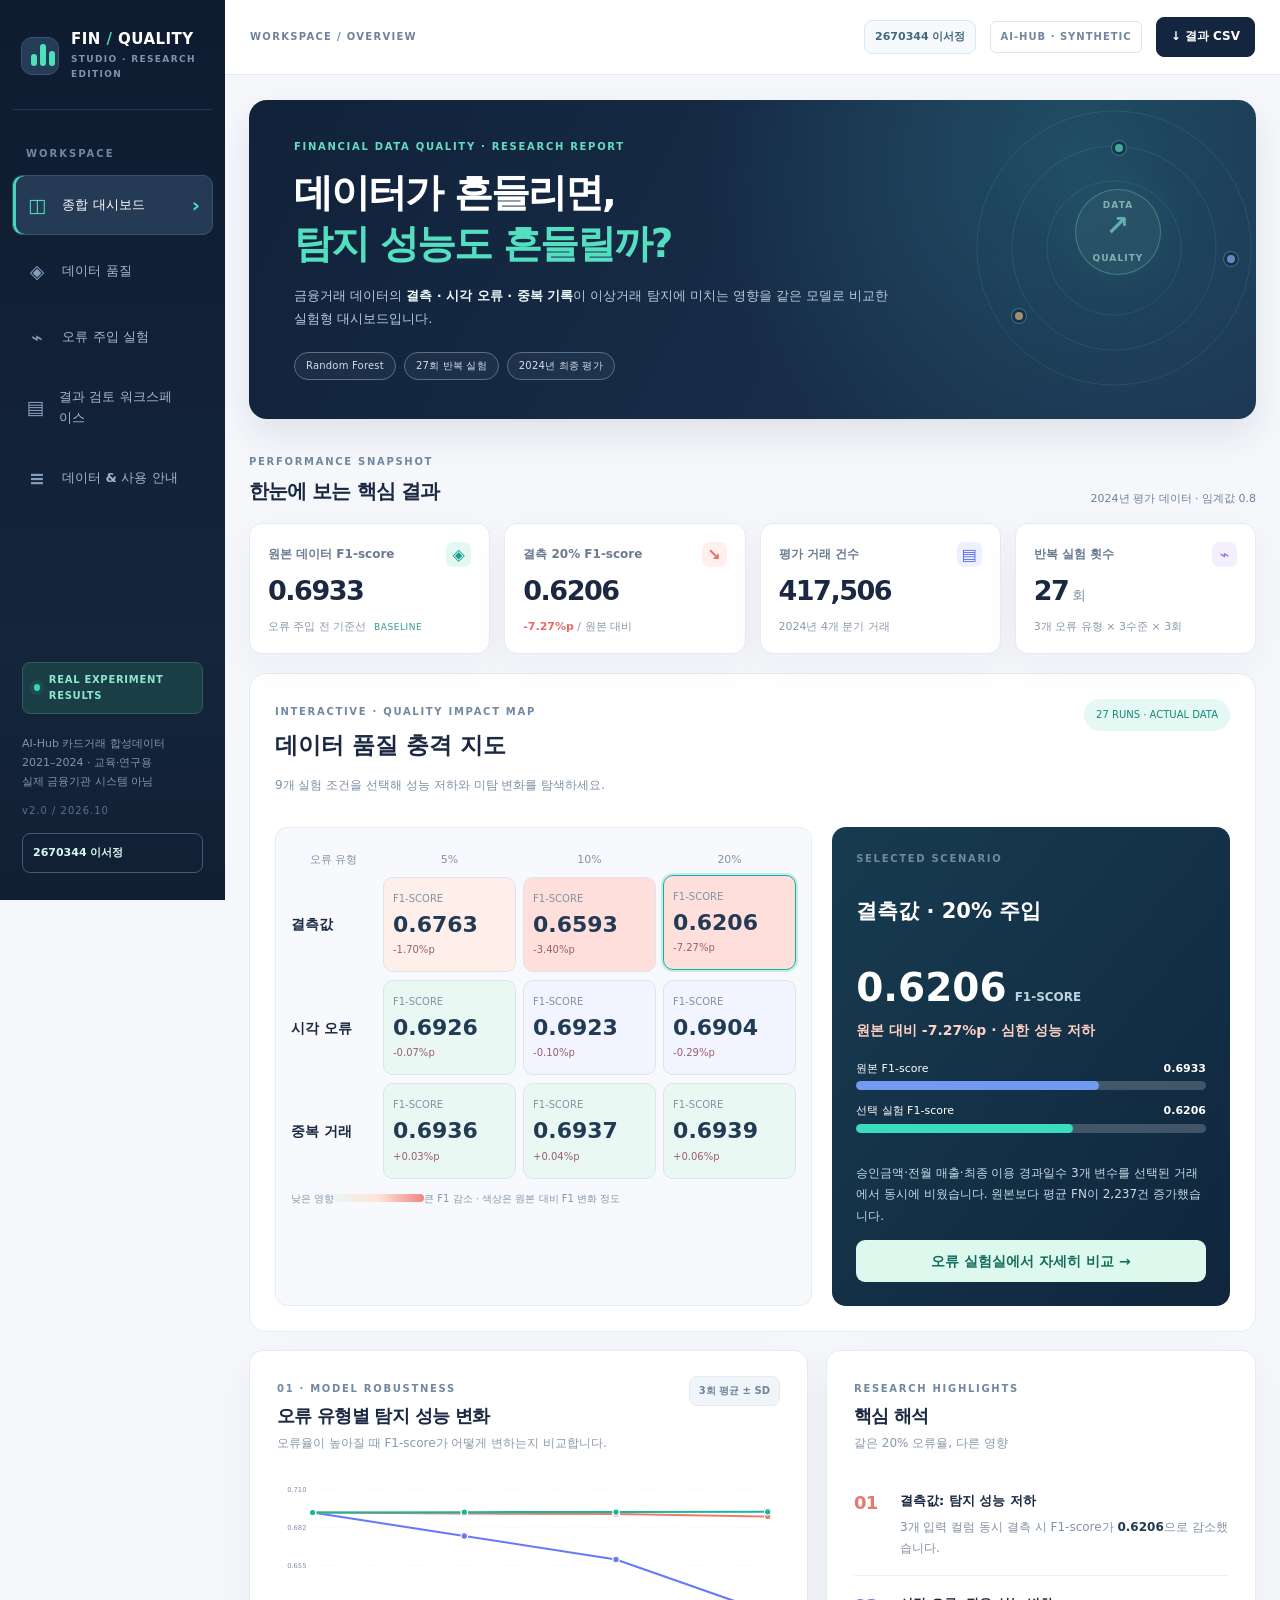
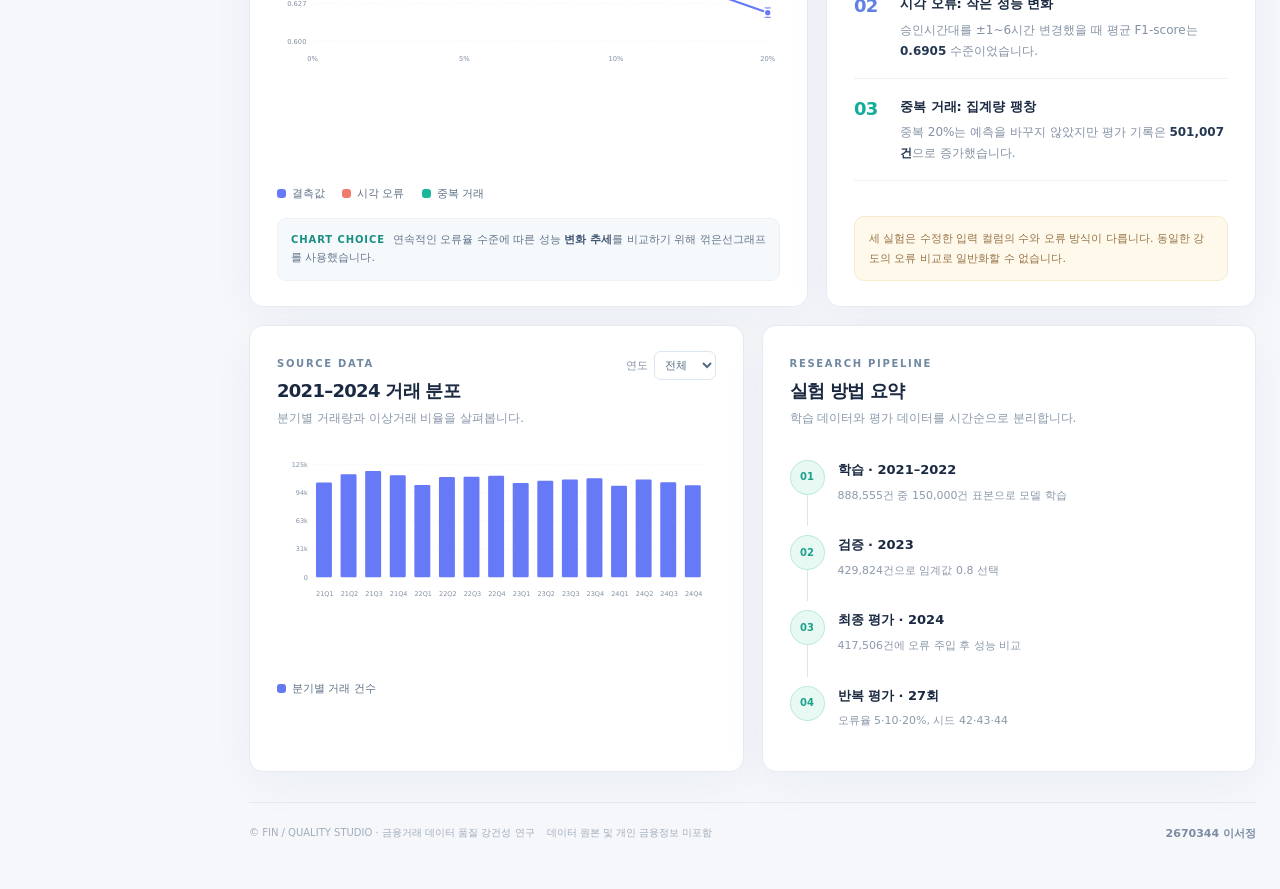
<file: index.html>
<!doctype html>
<html lang="ko">
<head>
<meta charset="utf-8">
<meta name="viewport" content="width=device-width, initial-scale=1">
<meta name="theme-color" content="#0b1930">
<meta name="description" content="AI-Hub 카드거래 합성데이터를 활용한 데이터 품질 오류와 이상거래 탐지 모델 강건성 실험 대시보드">
<title>FIN / QUALITY STUDIO — 금융 데이터 품질 연구</title>
<style>
:root{--navy:#111f34;--navy-2:#192b45;--navy-3:#27405d;--bg:#f5f7fb;--paper:#ffffff;--text:#1a2941;--muted:#718098;--line:#e5ebf3;--line2:#eef1f7;--teal:#10ad99;--teal-soft:#e5f8f4;--blue:#6479ee;--blue-soft:#edf0ff;--coral:#f07a70;--coral-soft:#fff0ee;--gold:#e0a64c;--violet:#967bf3;--shadow:0 12px 45px rgba(18,41,79,.045);--font:'Pretendard Variable','Pretendard','Noto Sans KR','Apple SD Gothic Neo','Malgun Gothic',system-ui,sans-serif}
*{box-sizing:border-box}html{scroll-behavior:smooth}body{margin:0;background:var(--bg);font:14px/1.6 var(--font);color:var(--text);-webkit-font-smoothing:antialiased}button,input,select,textarea{font:inherit}button{cursor:pointer}button:focus-visible,a:focus-visible,select:focus-visible,input:focus-visible,textarea:focus-visible{outline:3px solid #64b8f6;outline-offset:2px}a{color:inherit;text-decoration:none}.app-shell{display:grid;grid-template-columns:258px minmax(0,1fr);min-height:100vh}
.sidebar{background:linear-gradient(180deg,#0e1b30 0%,#14253c 72%,#111f33 100%);color:#d1dcec;padding:29px 17px 25px;position:sticky;top:0;height:100vh;display:flex;flex-direction:column;z-index:15}.brand{display:flex;align-items:center;gap:12px;padding:4px 9px 28px;border-bottom:1px solid #24344c}.brand-symbol{width:38px;height:38px;flex:0 0 auto;position:relative;background:#253c57;border:1px solid #39526e;border-radius:11px;overflow:hidden}.brand-symbol span{position:absolute;bottom:8px;width:6px;border-radius:4px;background:#4ee2bc}.brand-symbol-a{height:12px;left:9px}.brand-symbol-b{height:22px;left:18px}.brand-symbol-c{height:15px;left:27px}.brand-title{font-size:15px;line-height:1.15;letter-spacing:.03em;font-weight:850;color:white;white-space:nowrap}.brand-title span{color:#44d5b5}.brand-subtitle{font-size:9px;color:#7e94ad;letter-spacing:.15em;margin-top:4px;font-weight:700}.sidebar-label{margin:36px 14px 13px;letter-spacing:.2em;font-size:10px;color:#7187a4;font-weight:800}.nav{display:flex;flex-direction:column;gap:6px}.nav-link{display:flex;align-items:center;text-align:left;gap:13px;padding:13px 12px;width:100%;color:#a6b6ca;border:1px solid transparent;border-radius:10px;background:transparent;transition:background .2s,color .2s;min-height:50px;font-weight:560;font-size:13px}.nav-link:hover{background:#20334d;color:#fff}.nav-link.active{background:#253a54;color:#fff;border-color:#35526c;box-shadow:inset 3px 0 0 #44d7b7}.nav-ico{font-size:19px;color:#869fbd;width:24px;text-align:center;line-height:1}.nav-link.active .nav-ico{color:#4ee1be}.nav-arrow{margin-left:auto;opacity:0;font-size:20px}.nav-link.active .nav-arrow{opacity:1;color:#4ee1be}.sidebar-bottom{margin-top:auto;padding:0 10px}.data-pill{font-size:10px;letter-spacing:.07em;color:#8ce6cd;background:#1a3e45;border:1px solid #315d5d;padding:9px 11px;border-radius:8px;font-weight:750;display:flex;gap:9px;align-items:center}.live-dot{height:7px;width:7px;background:#37d7af;box-shadow:0 0 0 4px #27d9aa18;border-radius:50%}.sidebar-footnote{color:#8295ac;font-size:11px;line-height:1.75;margin:20px 0 12px}.sidebar-version{font-size:10px;color:#59718a;letter-spacing:.1em}
.main-area{min-width:0}.topbar{height:75px;background:#fff;border-bottom:1px solid var(--line);display:flex;align-items:center;justify-content:space-between;padding:0 38px;position:sticky;top:0;z-index:10}.topbar-left{display:flex;align-items:center;gap:12px;color:#72819b;font-weight:800;letter-spacing:.13em;font-size:10px}.topbar-actions{display:flex;align-items:center;gap:14px}.topchip{font-size:10px;letter-spacing:.1em;color:#7486a0;border:1px solid #dde5ed;border-radius:6px;padding:7px 9px;font-weight:750}.top-download{background:#14263f;color:#fff;font-weight:700;border:1px solid #14263f;border-radius:8px;padding:9px 14px;font-size:12px;transition:background .2s}.top-download:hover,.action-button:hover{background:#254965}.menu-toggle{display:none;border:0;background:transparent;font-size:22px;color:#243c59}.container{max-width:1580px;margin:0 auto;padding:32px 36px 20px}.page{display:none;animation:pageIn .28s ease}.page.visible{display:block}@keyframes pageIn{from{opacity:.65;transform:translateY(6px)}to{opacity:1;transform:translateY(0)}}
.hero{border-radius:18px;min-height:266px;position:relative;overflow:hidden;display:flex;align-items:center;background:radial-gradient(circle at 82% 18%,#224e66 0%,transparent 43%),linear-gradient(118deg,#11223a,#1c3451);color:white;padding:39px 45px;box-shadow:0 16px 35px #142a4219}.hero-content{position:relative;z-index:2;max-width:720px}.eyebrow{font-size:10px;letter-spacing:.17em;color:#7188a1;font-weight:850}.eyebrow.light{color:#65dcc0}.hero h1{font-size:clamp(27px,3.1vw,39px);line-height:1.32;letter-spacing:-.05em;margin:12px 0 14px;font-weight:790}.hero h1 em{font-style:normal;color:#55dfc1}.hero p{color:#b7cadc;margin:0;max-width:600px;font-size:13px;line-height:1.8}.hero p b{color:#edfafa;font-weight:650}.hero-tags{display:flex;gap:8px;flex-wrap:wrap;margin-top:21px}.hero-tags span{border:1px solid #54728b;background:#ffffff0b;padding:5px 11px;border-radius:30px;color:#cfdfef;font-size:10px;letter-spacing:.02em}.hero-art{position:absolute;right:70px;top:25px;width:255px;height:245px}.art-orbit{position:absolute;border:1px solid #5ddbc333;border-radius:50%;left:50%;top:50%;transform:translate(-50%,-50%)}.orbit-1{width:135px;height:135px}.orbit-2{width:205px;height:205px}.orbit-3{width:275px;height:275px}.art-core{position:absolute;top:64px;left:89px;width:86px;height:86px;border-radius:50%;background:#2d586a;border:1px solid #7ee6c17d;display:flex;justify-content:center;align-items:center;flex-direction:column;line-height:1.25;color:#b4e9df;text-align:center;font-size:9px;letter-spacing:.12em;font-weight:750;box-shadow:0 0 50px #54ddba20}.art-core strong{font-size:28px;color:#81ead6;line-height:1.1}.art-point{position:absolute;border:3px solid #112c42;width:14px;height:14px;border-radius:50%;background:#56deba;box-shadow:0 0 0 1px #5cdccf77}.p1{top:16px;left:126px}.p2{top:184px;left:26px;background:#eabb7a}.p3{top:127px;right:3px;background:#93aef4}
.section-kicker{display:flex;align-items:end;justify-content:space-between;gap:12px;margin:30px 0 16px}.section-kicker h2{font-size:20px;letter-spacing:-.045em;margin:4px 0 0}.text-muted{color:var(--muted)}.tiny{font-size:11px}.kpi-grid{display:grid;grid-template-columns:repeat(4,minmax(0,1fr));gap:14px}.kpi-grid.three{grid-template-columns:repeat(3,minmax(0,1fr));margin-bottom:18px}.kpi{padding:21px 23px;background:var(--paper);border:1px solid var(--line);border-radius:13px;box-shadow:var(--shadow);min-width:0}.kpi-top{display:flex;justify-content:space-between;align-items:center;color:#6b7b92;font-size:12px;font-weight:640;gap:5px}.kpi-icon{font-style:normal;color:#169e91;background:#e5f7f3;display:grid;place-items:center;width:25px;height:25px;border-radius:7px;font-size:16px}.kpi-icon.coral{color:#e16d64;background:#ffefed}.kpi-icon.blue{color:#586dec;background:#edf0ff}.kpi-icon.violet{color:#8a76d6;background:#f4efff}.kpi-value{font-size:31px;font-weight:820;letter-spacing:-.055em;margin:8px 0 4px;line-height:1.2;font-variant-numeric:tabular-nums;white-space:nowrap}.value-unit{font-size:14px;color:#8291a4;margin-left:4px;font-weight:580}.kpi-foot{font-size:11px;color:#8a99ac;margin-top:10px;min-height:16px}.kpi-foot .neutral{font-size:9px;letter-spacing:.06em;color:#309b8d;margin-left:4px}.delta-negative{color:#e56b68;font-weight:700}.delta-positive{color:#158f82;font-weight:700}
.row-2{display:grid;grid-template-columns:1.2fr 1fr;gap:18px;margin-top:18px;align-items:stretch}.row-2.wide-left{grid-template-columns:minmax(0,1.65fr) minmax(295px,.98fr)}.row-2.equal{grid-template-columns:repeat(2,minmax(0,1fr))}.panel{background:var(--paper);border:1px solid var(--line);box-shadow:var(--shadow);border-radius:14px;padding:25px 27px;margin-bottom:18px;min-width:0}.row-2 .panel{margin-bottom:0}.panel-header{display:flex;align-items:start;justify-content:space-between;gap:12px;margin-bottom:20px}.panel-header h3{font-size:18px;letter-spacing:-.04em;line-height:1.4;margin:5px 0 4px;font-weight:760}.panel-header p{margin:0;color:#8a99ab;font-size:12px;line-height:1.7}.chart-tag{background:#f0f5fa;color:#7185a0;border:1px solid #e6ebf2;border-radius:8px;padding:6px 9px;white-space:nowrap;font-size:10px;font-weight:750}.chart{width:100%;min-height:310px}.chart.chart-short{min-height:230px}.chart svg{width:100%;height:auto;display:block;overflow:visible}.chart text{font-family:var(--font)}.chart-axis{fill:#8290a3;font-size:11px}.chart-grid{stroke:#e6ebf1;stroke-width:1;stroke-dasharray:2 4}.chart-baseline{stroke:#bdc7d4}.chart-title-small{font-size:12px;fill:#76869a}.legend{display:flex;gap:17px;flex-wrap:wrap;font-size:11px;color:#5e7187;margin-top:2px}.legend span{display:inline-flex;align-items:center;gap:6px}.legend i{display:inline-block;height:9px;width:9px;border-radius:3px}.chart-reason{background:#f6f9fc;border:1px solid #edf1f6;color:#64758b;border-radius:9px;margin-top:15px;font-size:11px;line-height:1.7;padding:12px 13px}.chart-reason span{color:#198f84;font-weight:850;letter-spacing:.09em;margin-right:8px;font-size:10px}.chart-reason b{color:#415573}.insight-panel{display:flex;flex-direction:column}.insight-item{display:flex;gap:14px;padding:16px 0;border-bottom:1px solid #edf1f5}.insight-item:first-of-type{padding-top:5px}.insight-item:last-of-type{border-bottom:0}.insight-number{font-size:18px;font-weight:830;letter-spacing:-.04em;min-width:32px}.c-red{color:#e57971}.c-blue{color:#627fe8}.c-teal{color:#11ad99}.insight-item strong{font-size:13px}.insight-item p{font-size:12px;line-height:1.75;color:#8391a4;margin:5px 0 0}.insight-item p b{color:#253852}.soft-warning{background:#fff9ec;border:1px solid #f7e9cb;color:#957345;border-radius:10px;font-size:11px;line-height:1.75;padding:12px 14px;margin-top:auto}.soft-warning b{color:#8a683c}.select-mini{display:flex;align-items:center;gap:6px;color:#8391a5;font-size:11px;white-space:nowrap}.select-mini select{border:1px solid #dce6f0;background:#fff;border-radius:7px;padding:6px;color:#526982;outline:none}.pipeline{margin-top:-3px}.pipeline-step{display:flex;gap:13px;padding:15px 0;position:relative}.pipeline-step:not(:last-child):before{content:'';position:absolute;left:17px;top:42px;bottom:-6px;width:1px;background:#dbe5ee}.pipeline-step>span{background:#e8f9f4;border:1px solid #b9e9d9;color:#1da18c;border-radius:50%;font-size:10px;font-weight:800;width:35px;height:35px;flex:0 0 35px;display:grid;place-items:center;z-index:1}.pipeline-step strong{display:block;font-size:13px;margin:0 0 2px}.pipeline-step small{font-size:11px;color:#8b99ab;line-height:1.6}.page-head{margin-bottom:23px}.page-head h1{font-size:30px;margin:8px 0 9px;letter-spacing:-.055em}.page-head p{color:#76869a;margin:0;font-size:13px;max-width:900px;line-height:1.8}.page-head p b{color:#344b68}.donut-area{display:flex;align-items:center;gap:18px;margin:10px 0 12px}.donut-area svg{width:180px;flex:0 0 180px;max-width:55%}.donut-meta{font-size:12px;color:#7c8ca1;line-height:2.1}.donut-meta b{display:block;color:#263851;font-size:17px}.donut-meta span{display:inline-flex;align-items:center;gap:7px}.donut-meta i{width:9px;height:9px;display:inline-block;border-radius:3px}.divider{height:1px;background:var(--line);margin:16px 0}.stat-row{display:flex;justify-content:space-between;gap:10px;font-size:12px;color:#76859a}.stat-row strong{color:#2a3d58}.minor-note{font-size:11px;color:#92a0b0;line-height:1.7;margin:15px 0}.table-wrap{overflow-x:auto;border-radius:8px}.data-table{width:100%;border-collapse:collapse;font-size:12px;white-space:nowrap}.data-table thead{background:#f6f8fb}.data-table th{padding:12px 13px;font-size:11px;text-align:left;color:#7b8ba2;font-weight:750;border-bottom:1px solid var(--line)}.data-table td{padding:12px 13px;border-bottom:1px solid #eef1f5;color:#556980}.data-table tbody tr:hover{background:#f9fbfd}.data-table tbody tr:last-child td{border-bottom:0}.data-table th.right,.data-table td.right{text-align:right;font-variant-numeric:tabular-nums}.data-table td strong{color:#28445e}.search-input{border:1px solid #dfe6ef;border-radius:8px;padding:9px 12px;font-size:12px;max-width:180px;width:100%;background:#fff}.note-box{background:#eef8f6;border:1px solid #d4e9e5;border-radius:12px;color:#3f746e;padding:18px 20px;margin-top:17px;font-size:12px;line-height:1.8}.note-box b{color:#1c766b}.note-box p{margin:7px 0 0}
.lab-toolbar{background:#fff;border:1px solid var(--line);border-radius:13px;box-shadow:var(--shadow);display:flex;align-items:end;gap:16px;padding:18px;margin-bottom:18px;flex-wrap:wrap}.lab-filter{min-width:155px;flex:1}.lab-filter label,.field-label{font-size:11px;color:#718198;font-weight:750;display:block;margin-bottom:7px}.lab-filter select,.full-select{width:100%;border:1px solid #dfe6ed;background:#fbfcfe;border-radius:9px;padding:11px 12px;color:#293d57;min-height:43px}.action-button{background:#16324c;color:#fff;border:1px solid #16324c;border-radius:9px;padding:11px 17px;min-height:43px;font-weight:730;font-size:12px;white-space:nowrap;transition:background .2s}.subtle-button{background:#f8fafc;color:#4c647d;border:1px solid #dae3eb;border-radius:9px;padding:10px 14px;font-size:12px;font-weight:650}.subtle-button:hover{background:#eff4f8}.detail-list{display:flex;flex-direction:column;gap:0}.detail-row{display:flex;align-items:center;justify-content:space-between;padding:14px 0;border-bottom:1px solid #edf1f6;font-size:12px;gap:12px}.detail-row>span{color:#8494a6}.detail-row strong{color:#2d415a;font-variant-numeric:tabular-nums}.detail-row:last-child{border:0}.detail-bad{color:#d96767!important}.detail-good{color:#078c7a!important}.matrix{display:grid;grid-template-columns:110px 1fr 1fr;gap:8px;margin:13px 0}.matrix-label{color:#7d8ea2;font-size:11px;display:grid;place-items:center;text-align:center}.matrix-cell{border-radius:10px;padding:18px 10px;background:#e7f7f3;text-align:center;border:1px solid #cfece4}.matrix-cell.bad{background:#fff0ee;border-color:#f9dbd7}.matrix-cell .matrix-id{font-size:10px;color:#668d89;letter-spacing:.12em;font-weight:850}.matrix-cell.bad .matrix-id{color:#c8857d}.matrix-cell strong{display:block;margin:5px 0;font-size:24px;font-variant-numeric:tabular-nums;letter-spacing:-.05em}.matrix-cell small{color:#7a8fa2;font-size:10px}.matrix-desc{color:#8795a9;font-size:11px}.metric-mini-row{display:flex;gap:16px;flex-wrap:wrap}.metric-mini-row>div{flex:1;min-width:80px}.metric-mini-row strong{display:block;font-size:19px;letter-spacing:-.035em;margin-top:2px}.metric-mini-row span{font-size:10px;color:#8191a5}.range-label{display:flex;justify-content:space-between;color:#75879a;font-size:12px}.range-label strong{color:#16a390;font-size:16px}.panel input[type=range]{width:100%;accent-color:#1dae9a;margin:20px 0 0}.review-list{display:grid;gap:12px}.review-item{padding:15px;border-radius:10px;border:1px solid #e8edf3;background:#fafcff}.review-item strong{font-size:12px}.review-item p{font-size:11px;color:#8393a5;line-height:1.8;margin:7px 0 0}.review-item b{color:#314b66}.panel textarea{resize:vertical;padding:12px;border:1px solid #dce5ef;border-radius:10px;background:#fbfcfe;width:100%;color:#263c53;line-height:1.7}.panel .field-label{margin:15px 0 7px}.memo-actions{display:flex;align-items:center;gap:8px;flex-wrap:wrap;margin-top:12px}.memo-message{font-size:11px;min-height:18px;color:#198e82;margin-top:10px}
.info-table{display:flex;flex-direction:column}.info-table>div{padding:12px 0;border-bottom:1px solid #eef1f5;display:flex;justify-content:space-between;align-items:start;gap:16px}.info-table span{color:#8394a8;font-size:11px;min-width:95px}.info-table strong{font-size:12px;color:#324a65;line-height:1.6;text-align:right}.external{display:inline-flex;color:#218d83;font-weight:750;font-size:12px;margin-top:18px}.external:hover{text-decoration:underline}.download-grid{display:grid;gap:8px}.download-item{width:100%;display:flex;align-items:center;gap:13px;background:#f7fafc;border:1px solid #e7edf3;border-radius:10px;padding:12px;text-align:left;color:#32465f}.download-item:hover{background:#edf7f6;border-color:#bfdfd6}.download-icon{background:#e1f7f1;color:#0b9a84;border-radius:8px;width:37px;height:37px;font-size:19px;display:grid;place-items:center}.download-item strong{display:block;font-size:12px}.download-item small{display:block;color:#8899ab;font-size:10px;margin-top:3px}.glossary{display:grid;grid-template-columns:repeat(3,minmax(0,1fr));gap:17px}.glossary>div{background:#f8fafd;border:1px solid #edf1f6;border-radius:10px;padding:17px}.glossary strong{font-size:12px}.glossary p{font-size:11px;line-height:1.8;color:#8493a6;margin:8px 0 0;min-height:48px}.guide-grid{display:grid;grid-template-columns:repeat(4,minmax(0,1fr));gap:12px;margin-bottom:20px}.guide-grid>div{border:1px solid #e9edf5;background:#fafbfe;padding:16px;border-radius:11px}.guide-step{color:#199e8d;font-size:11px;font-weight:850}.guide-grid h4{font-size:13px;margin:9px 0 5px}.guide-grid p{font-size:11px;color:#8393a7;line-height:1.8;margin:0}.footer{color:#a1adba;border-top:1px solid #e5eaf0;display:flex;justify-content:space-between;flex-wrap:wrap;gap:12px;font-size:10px;margin:30px 0 0;padding:22px 0}.toast{position:fixed;right:20px;bottom:20px;background:#14384a;color:#fff;padding:12px 18px;border-radius:10px;z-index:40;font-size:12px;box-shadow:0 8px 22px #12233733;opacity:0;pointer-events:none;transform:translateY(12px);transition:all .25s}.toast.visible{opacity:1;transform:translateY(0)}.mobile-backdrop{display:none}
@media(max-width:1320px){.app-shell{grid-template-columns:225px minmax(0,1fr)}.sidebar{padding:27px 12px}.container{padding:25px 24px}.topbar{padding:0 25px}.hero-art{right:15px;opacity:.65}.row-2.wide-left{grid-template-columns:minmax(0,1.3fr) minmax(270px,1fr)}.kpi{padding:18px}.kpi-value{font-size:27px}}
@media(max-width:1080px){.app-shell{grid-template-columns:1fr}.sidebar{position:fixed;left:-270px;top:0;bottom:0;width:258px;transition:left .25s;box-shadow:4px 0 24px #12223d26}.sidebar.open{left:0}.mobile-backdrop.visible{display:block;position:fixed;inset:0;background:#0c1c2d99;z-index:14}.menu-toggle{display:block}.row-2.wide-left{grid-template-columns:minmax(0,1.6fr) minmax(240px,1fr)}.hero-art{right:35px}}
@media(max-width:770px){.container{padding:18px 15px}.topbar{height:62px;padding:0 15px}.topchip{display:none}.hero{padding:27px 25px;min-height:235px}.hero-art{display:none}.hero h1{font-size:29px}.row-2,.row-2.wide-left,.row-2.equal{grid-template-columns:1fr;gap:0;margin-top:0}.row-2 .panel{margin-bottom:16px}.kpi-grid{grid-template-columns:repeat(2,minmax(0,1fr));gap:10px}.kpi-grid.three{grid-template-columns:repeat(2,minmax(0,1fr))}.panel{padding:20px 17px;margin-bottom:16px}.chart{min-height:230px}.chart.chart-short{min-height:200px}.section-kicker{margin-top:24px}.section-kicker h2{font-size:19px}.glossary{grid-template-columns:repeat(2,1fr)}.guide-grid{grid-template-columns:repeat(2,1fr)}.lab-toolbar{gap:10px}.lab-filter{min-width:125px}.footer{margin-top:20px}}
@media(max-width:470px){.brand-title{font-size:14px}.hero h1{font-size:27px}.hero p{font-size:12px}.topbar-left{font-size:9px;letter-spacing:.04em}.top-download{font-size:10px;padding:8px 10px}.kpi{padding:15px 13px}.kpi-top{font-size:11px}.kpi-value{font-size:25px}.kpi-foot{font-size:10px}.page-head h1{font-size:25px}.panel-header h3{font-size:16px}.panel-header p{font-size:11px}.panel-header{flex-wrap:wrap}.glossary{grid-template-columns:1fr}.guide-grid{grid-template-columns:1fr}.matrix{grid-template-columns:68px 1fr 1fr;gap:5px}.matrix-cell{padding:16px 4px}.matrix-cell strong{font-size:18px}.info-table>div{display:block}.info-table strong{text-align:left;display:block;margin-top:5px}.lab-filter{min-width:100%;flex:1}.kpi-grid.three{grid-template-columns:repeat(2,minmax(0,1fr))}}

.student-credit{font-size:11px;font-weight:700;color:#7b8ba2;white-space:nowrap;margin-left:auto}</style>
<link rel="stylesheet" href="v2.css">
</head>
<body>
<div class="mobile-backdrop" id="mobile-backdrop"></div>
<div class="app-shell">
 <aside class="sidebar" id="sidebar">
  <div class="brand">
   <div class="brand-symbol" aria-hidden="true"><span class="brand-symbol-a"></span><span class="brand-symbol-b"></span><span class="brand-symbol-c"></span></div>
   <div><div class="brand-title">FIN<span> / </span>QUALITY</div><div class="brand-subtitle">STUDIO · RESEARCH EDITION</div></div>
  </div>
  <div class="sidebar-label">WORKSPACE</div>
  <nav class="nav" aria-label="대시보드 메뉴">
   <button type="button" class="nav-link active" data-page="overview"><span class="nav-ico">◫</span><span>종합 대시보드</span><span class="nav-arrow">›</span></button>
   <button type="button" class="nav-link" data-page="quality"><span class="nav-ico">◈</span><span>데이터 품질</span><span class="nav-arrow">›</span></button>
   <button type="button" class="nav-link" data-page="lab"><span class="nav-ico">⌁</span><span>오류 주입 실험</span><span class="nav-arrow">›</span></button>
   <button type="button" class="nav-link" data-page="workspace"><span class="nav-ico">▤</span><span>결과 검토 워크스페이스</span><span class="nav-arrow">›</span></button>
   <button type="button" class="nav-link" data-page="guide"><span class="nav-ico">≡</span><span>데이터 & 사용 안내</span><span class="nav-arrow">›</span></button>
  </nav>
  <div class="sidebar-bottom">
   <div class="data-pill"><span class="live-dot"></span> REAL EXPERIMENT RESULTS</div>
   <div class="sidebar-footnote">AI-Hub 카드거래 합성데이터<br>2021–2024 · 교육·연구용<br>실제 금융기관 시스템 아님</div>
   <div class="sidebar-version">v2.0 / 2026.10</div><div class="author-credit-rail" id="author-credit-rail">2670344 이서정</div>
  </div>
 </aside>
 <div class="main-area">
  <header class="topbar">
   <div class="topbar-left"><button type="button" id="menu-toggle" class="menu-toggle" aria-label="메뉴 열기">☰</button><span id="crumb">WORKSPACE / OVERVIEW</span></div>
   <div class="topbar-actions"><span id="author-credit-top" class="author-credit-top">2670344 이서정</span><span class="topchip">AI-HUB · SYNTHETIC</span><button id="top-download" class="top-download" type="button">↓ 결과 CSV</button></div>
  </header>
  <main class="container">
   <section class="page visible" id="overview" data-title="종합 대시보드">
    <div class="hero">
     <div class="hero-content"><div class="eyebrow light">FINANCIAL DATA QUALITY · RESEARCH REPORT</div><h1>데이터가 흔들리면,<br><em>탐지 성능도 흔들릴까?</em></h1><p>금융거래 데이터의 <b>결측 · 시각 오류 · 중복 기록</b>이 이상거래 탐지에 미치는 영향을 같은 모델로 비교한 실험형 대시보드입니다.</p><div class="hero-tags"><span>Random Forest</span><span>27회 반복 실험</span><span>2024년 최종 평가</span></div></div>
     <div class="hero-art" aria-hidden="true"><div class="art-orbit orbit-1"></div><div class="art-orbit orbit-2"></div><div class="art-orbit orbit-3"></div><div class="art-core">DATA<br><strong>↗</strong><br>QUALITY</div><span class="art-point p1"></span><span class="art-point p2"></span><span class="art-point p3"></span></div>
    </div>
    <div class="section-kicker"><div><span class="eyebrow">PERFORMANCE SNAPSHOT</span><h2>한눈에 보는 핵심 결과</h2></div><span class="text-muted tiny">2024년 평가 데이터 · 임계값 0.8</span></div>
    <div class="kpi-grid">
     <article class="kpi"><div class="kpi-top"><span>원본 데이터 F1-score</span><i class="kpi-icon">◈</i></div><div class="kpi-value" id="k-f1">—</div><div class="kpi-foot">오류 주입 전 기준선 <span class="neutral">BASELINE</span></div></article>
     <article class="kpi"><div class="kpi-top"><span>결측 20% F1-score</span><i class="kpi-icon coral">↘</i></div><div class="kpi-value" id="k-missing">—</div><div class="kpi-foot" id="k-missing-delta">3회 반복 평균</div></article>
     <article class="kpi"><div class="kpi-top"><span>평가 거래 건수</span><i class="kpi-icon blue">▤</i></div><div class="kpi-value" id="k-test">—</div><div class="kpi-foot">2024년 4개 분기 거래</div></article>
     <article class="kpi"><div class="kpi-top"><span>반복 실험 횟수</span><i class="kpi-icon violet">⌁</i></div><div class="kpi-value">27<span class="value-unit">회</span></div><div class="kpi-foot">3개 오류 유형 × 3수준 × 3회</div></article>
    </div>
    <div class="row-2 wide-left">
     <article class="panel"><div class="panel-header"><div><span class="eyebrow">01 · MODEL ROBUSTNESS</span><h3>오류 유형별 탐지 성능 변화</h3><p>오류율이 높아질 때 F1-score가 어떻게 변하는지 비교합니다.</p></div><span class="chart-tag">3회 평균 ± SD</span></div><div id="overview-f1-chart" class="chart" aria-label="오류 유형별 F1-score 변화 그래프"></div><div class="legend" id="overview-legend"></div><div class="chart-reason"><span>CHART CHOICE</span>연속적인 오류율 수준에 따른 성능 <b>변화 추세</b>를 비교하기 위해 꺾은선그래프를 사용했습니다.</div></article>
     <article class="panel insight-panel"><div class="panel-header"><div><span class="eyebrow">RESEARCH HIGHLIGHTS</span><h3>핵심 해석</h3><p>같은 20% 오류율, 다른 영향</p></div></div><div class="insight-item"><div class="insight-number c-red">01</div><div><strong>결측값: 탐지 성능 저하</strong><p>3개 입력 컬럼 동시 결측 시 F1-score가 <b>0.6206</b>으로 감소했습니다.</p></div></div><div class="insight-item"><div class="insight-number c-blue">02</div><div><strong>시각 오류: 작은 성능 변화</strong><p>승인시간대를 ±1~6시간 변경했을 때 평균 F1-score는 <b>0.6905</b> 수준이었습니다.</p></div></div><div class="insight-item"><div class="insight-number c-teal">03</div><div><strong>중복 거래: 집계량 팽창</strong><p>중복 20%는 예측을 바꾸지 않았지만 평가 기록은 <b>501,007건</b>으로 증가했습니다.</p></div></div><div class="soft-warning">세 실험은 수정한 입력 컬럼의 수와 오류 방식이 다릅니다. 동일한 강도의 오류 비교로 일반화할 수 없습니다.</div></article>
    </div>
    <div class="row-2 equal">
      <article class="panel"><div class="panel-header"><div><span class="eyebrow">SOURCE DATA</span><h3>2021–2024 거래 분포</h3><p>분기별 거래량과 이상거래 비율을 살펴봅니다.</p></div><label class="select-mini">연도 <select id="year-filter"><option value="all">전체</option><option>2021</option><option>2022</option><option>2023</option><option>2024</option></select></label></div><div id="quarter-chart" class="chart chart-short"></div><div class="legend"><span><i style="background:var(--blue)"></i>분기별 거래 건수</span></div></article>
      <article class="panel"><div class="panel-header"><div><span class="eyebrow">RESEARCH PIPELINE</span><h3>실험 방법 요약</h3><p>학습 데이터와 평가 데이터를 시간순으로 분리합니다.</p></div></div><div class="pipeline"><div class="pipeline-step"><span>01</span><div><strong>학습 · 2021–2022</strong><small>888,555건 중 150,000건 표본으로 모델 학습</small></div></div><div class="pipeline-step"><span>02</span><div><strong>검증 · 2023</strong><small>429,824건으로 임계값 0.8 선택</small></div></div><div class="pipeline-step"><span>03</span><div><strong>최종 평가 · 2024</strong><small>417,506건에 오류 주입 후 성능 비교</small></div></div><div class="pipeline-step"><span>04</span><div><strong>반복 평가 · 27회</strong><small>오류율 5·10·20%, 시드 42·43·44</small></div></div></div></article>
    </div>
   </section>
   <section class="page" id="quality" data-title="데이터 품질">
    <div class="page-head"><div class="eyebrow">DATA QUALITY / AUDIT</div><h1>데이터 품질 진단</h1><p>원본 카드거래 데이터의 규모, 이상거래 분포, 결측값을 확인합니다. 오류로 단정할 수 없는 구조적 공백은 별도로 해석합니다.</p></div>
    <div class="kpi-grid four"><article class="kpi"><div class="kpi-top">전체 카드거래</div><div class="kpi-value" id="q-rows">—</div><div class="kpi-foot">TL CSV 16개 파일</div></article><article class="kpi"><div class="kpi-top">이상거래</div><div class="kpi-value" id="q-fraud">—</div><div class="kpi-foot" id="q-frate">라벨 1</div></article><article class="kpi"><div class="kpi-top">변수 개수</div><div class="kpi-value">32<span class="value-unit">개</span></div><div class="kpi-foot">원본 전체 컬럼</div></article><article class="kpi"><div class="kpi-top">자료 기간</div><div class="kpi-value" style="font-size:27px">2021–24</div><div class="kpi-foot">분기별 16개 파일</div></article></div>
    <div class="row-2 wide-left"><article class="panel"><div class="panel-header"><div><span class="eyebrow">MISSINGNESS / VALIDITY</span><h3>주요 컬럼 결측률</h3><p>정상거래에서 비어 있는 설명 컬럼은 제외한 결측률입니다.</p></div></div><div id="missing-bars" class="chart"></div><div class="chart-reason"><span>CHART CHOICE</span>변수 이름이 긴 여러 항목의 결측률을 정확히 비교하기 위해 <b>가로 막대그래프</b>를 사용했습니다.</div></article><article class="panel"><div class="panel-header"><div><span class="eyebrow">LABEL HEALTH</span><h3>정상 / 이상거래 구성</h3><p>전체 1,735,885건의 라벨 분포</p></div></div><div class="donut-area" id="label-donut"></div><div class="divider"></div><div class="stat-row"><span>이상거래유형·설명 결측</span><strong id="q-structural">—</strong></div><p class="minor-note">정상거래에는 이상거래유형이 비어 있어야 하므로, 높은 결측률 자체를 입력 오류로 취급하지 않습니다.</p><div class="soft-warning">`이상거래유형`, `이상거래설명`은 정답 누출 위험이 있어 탐지 모델 입력에서 제외했습니다.</div></article></div>
    <article class="panel"><div class="panel-header"><div><span class="eyebrow">QUALITY DICTIONARY</span><h3>컬럼별 결측 현황</h3><p>실제 CSV 16개에서 계산한 값입니다. 아래 표는 검색할 수 있습니다.</p></div><input id="missing-search" class="search-input" type="search" placeholder="컬럼 이름 검색" aria-label="결측 컬럼 검색"></div><div class="table-wrap"><table class="data-table"><thead><tr><th>컬럼명</th><th class="right">결측 건수</th><th class="right">결측률</th><th>해석</th></tr></thead><tbody id="missing-table"></tbody></table></div></article>
    <div class="note-box"><b>품질 진단 원칙</b><p>결측이 있는 필드를 자동으로 오류라고 단정하지 않습니다. `연령=9`, `남녀구분코드=_`는 법인회원의 미적용 코드로 추정되므로 삭제하거나 일반적인 결측으로 치환하지 않았습니다. 정확한 업무 의미는 데이터 명세서 확인이 필요합니다.</p></div>
   </section>
   <section class="page" id="lab" data-title="오류 주입 실험">
    <div class="page-head"><div class="eyebrow">EXPERIMENT LAB / INTERACTIVE</div><h1>오류 주입 실험실</h1><p>어떤 오류를, 얼마나 주입했을 때 성능이 어떻게 달라졌는지 확인하세요. 선택 변경은 <b>실행된 실험 결과를 탐색</b>하며, 모델을 새로 학습하거나 예측하지 않습니다.</p></div>
    <div class="lab-toolbar"><div class="lab-filter"><label for="lab-type">오류 유형</label><select id="lab-type"><option>결측값</option><option>시각 오류</option><option>중복 거래</option></select></div><div class="lab-filter"><label for="lab-rate">오류 주입 비율</label><select id="lab-rate"><option value="5">5%</option><option value="10">10%</option><option value="20" selected>20%</option></select></div><div class="lab-filter"><label for="lab-metric">성능 지표</label><select id="lab-metric"><option value="f1">F1-score</option><option value="recall">Recall</option><option value="precision">Precision</option></select></div><button type="button" class="action-button" id="lab-export">↓ 선택 결과 CSV</button></div>
    <div class="kpi-grid three" id="lab-kpis"></div>
    <div class="row-2 wide-left"><article class="panel"><div class="panel-header"><div><span class="eyebrow">SCENARIO EXPLORER</span><h3 id="lab-chart-title">오류 주입에 따른 성능</h3><p id="lab-chart-subtitle"></p></div><span class="chart-tag" id="lab-tag">3회 평균</span></div><div id="lab-main-chart" class="chart"></div><div class="legend" id="lab-legend"></div><div class="chart-reason" id="lab-chart-why"></div></article><article class="panel"><div class="panel-header"><div><span class="eyebrow">SELECTED SCENARIO</span><h3>원본 대비 변화</h3><p id="lab-detail-heading">결측값 20% 조건</p></div></div><div id="lab-detail" class="detail-list"></div><div id="lab-insight" class="soft-warning"></div></article></div>
    <article class="panel"><div class="panel-header"><div><span class="eyebrow">REPRODUCIBILITY</span><h3>반복 실험 3회 상세</h3><p>난수 시드별 결과를 보여주며 평균·표준편차도 확인할 수 있습니다.</p></div></div><div class="table-wrap"><table class="data-table"><thead><tr><th>시드</th><th class="right">Precision</th><th class="right">Recall</th><th class="right">F1-score</th><th class="right">FP 집계</th><th class="right">FN 집계</th></tr></thead><tbody id="lab-repeat-rows"></tbody></table></div><div class="minor-note" id="lab-repeated-note"></div></article>
    <div class="section-kicker"><div><span class="eyebrow">SUPPLEMENTARY VISUALIZATIONS</span><h2>오류 유형별 세부 결과</h2></div><span class="text-muted tiny">최종 발표자료의 그래프와 같은 분석 기준</span></div>
    <div class="row-2 equal"><article class="panel"><div class="panel-header"><div><span class="eyebrow">02 · FALSE NEGATIVES</span><h3>결측·시각 오류의 미탐 증가</h3><p>원본 대비 추가 미탐의 평균 건수를 비교합니다.</p></div></div><div class="chart" id="fn-increase-chart"></div><div class="legend"><span><i style="background:#6679f6"></i>결측값</span><span><i style="background:#ee7b6c"></i>시각 오류</span></div><div class="chart-reason"><span>CHART CHOICE</span>같은 오류율에서 <b>추가 미탐 건수</b>를 직접 비교하기 위해 그룹형 막대그래프를 사용했습니다.</div></article><article class="panel"><div class="panel-header"><div><span class="eyebrow">03 · RECORD INFLATION</span><h3>중복 거래로 늘어난 평가 기록</h3><p>원본 417,506건과 추가 복제 기록을 구분합니다.</p></div></div><div class="chart" id="duplicate-stack-chart"></div><div class="legend"><span><i style="background:#6679f6"></i>원본 기록</span><span><i style="background:#18b79d"></i>추가 중복 기록</span></div><div class="chart-reason"><span>CHART CHOICE</span><b>원본 + 복제 기록</b>의 구성을 한 번에 보여주기 위해 누적 막대그래프를 사용했습니다.</div></article></div>
    <article class="panel"><div class="panel-header"><div><span class="eyebrow">04 · METRIC DISTORTION</span><h3>중복 거래로 인한 FP·FN 추가 집계</h3><p>중복 기록이 늘어났을 때 이미 존재한 오탐·미탐이 얼마나 더 집계됐는지 보여줍니다.</p></div></div><div id="duplicate-errors-chart" class="chart chart-short"></div><div class="legend"><span><i style="background:#6679f6"></i>FP 추가 집계</span><span><i style="background:#ee7b6c"></i>FN 추가 집계</span></div><div class="chart-reason"><span>CHART CHOICE</span>두 종류의 <b>집계 왜곡 증가량</b>을 같은 오류율에서 비교하기 위해 그룹형 막대그래프를 사용했습니다. 새 예측 실패가 발생한 건수는 아닙니다.</div></article>
   </section>
   <section class="page" id="workspace" data-title="결과 검토 워크스페이스">
    <div class="page-head"><div class="eyebrow">ANALYST WORKSPACE</div><h1>결과 검토 워크스페이스</h1><p>실험 결과를 검토하고 연구 메모를 남깁니다. 메모는 현재 브라우저에만 저장되며 실제 금융거래를 처리하지 않습니다.</p></div>
    <div class="row-2 equal"><article class="panel"><div class="panel-header"><div><span class="eyebrow">BASELINE REVIEW</span><h3>2024년 기준 혼동행렬</h3><p>분류 임계값 0.8 · 평가 417,506건</p></div></div><div class="matrix" id="confusion-matrix"></div><div class="matrix-desc">행: 실제 정답 · 열: 모델 예측. FN은 실제 이상거래를 정상으로 놓친 경우입니다.</div><div class="divider"></div><div class="metric-mini-row" id="baseline-mini"></div></article><article class="panel"><div class="panel-header"><div><span class="eyebrow">THRESHOLD SELECTION</span><h3>2023년 검증 임계값</h3><p>임계값을 선택해 2023년 검증 결과를 비교합니다. 2024년 최종 평가는 0.8을 고정했습니다.</p></div><span class="chart-tag">VALIDATION</span></div><label class="range-label" for="threshold-slider">검증 임계값 <strong id="threshold-value">0.8</strong></label><input id="threshold-slider" type="range" min="0" max="6" step="1" value="5" aria-label="임계값 후보 선택"><div id="threshold-chart" class="chart chart-short"></div><div id="threshold-metrics" class="metric-mini-row"></div></article></div>
    <div class="row-2 equal"><article class="panel"><div class="panel-header"><div><span class="eyebrow">SCENARIO REVIEW</span><h3>오류 유형별 의사결정 포인트</h3><p>20% 오류율에서 관찰된 핵심 차이를 요약했습니다.</p></div></div><div id="review-list" class="review-list"></div></article><article class="panel"><div class="panel-header"><div><span class="eyebrow">LOCAL RESEARCH NOTE</span><h3>연구 메모 작성</h3><p>선택한 실험에 대해 해석이나 개선 아이디어를 기록하세요.</p></div></div><label class="field-label" for="memo-scenario">실험 선택</label><select id="memo-scenario" class="full-select"></select><label class="field-label" for="memo-text">연구 메모</label><textarea id="memo-text" rows="6" placeholder="예: 결측이 있는 거래에서 이상거래 미탐이 증가한 이유를 추가 분석할 필요가 있음…"></textarea><div class="memo-actions"><button type="button" id="memo-save" class="action-button">메모 저장</button><button type="button" id="memo-delete" class="subtle-button">현재 메모 삭제</button><button type="button" id="memo-export" class="subtle-button">메모 CSV</button></div><div id="memo-message" class="memo-message" aria-live="polite"></div><div class="minor-note">브라우저 저장 기능(localStorage)을 사용합니다. 다른 기기나 브라우저에는 공유되지 않습니다.</div></article></div>
   </section>
   <section class="page" id="guide" data-title="데이터 & 사용 안내">
    <div class="page-head"><div class="eyebrow">DATA & GUIDE</div><h1>데이터 · 지표 · 사용 안내</h1><p>연구 근거 설명, 데이터 내려받기, 시각화 선택 이유와 실험 한계를 정리한 페이지입니다.</p></div>
    <div class="row-2 equal"><article class="panel"><div class="panel-header"><div><span class="eyebrow">DATA SOURCE</span><h3>데이터 출처와 범위</h3></div></div><div class="info-table"><div><span>데이터셋</span><strong>AI-Hub 이상 판별을 위한 금융거래 정보 및 사용자 패턴 합성데이터</strong></div><div><span>사용 범위</span><strong>카드거래 TL · 2021–2024 (16개 분기 CSV)</strong></div><div><span>원본 데이터</span><strong>1,735,885건 · 32개 컬럼</strong></div><div><span>정답 라벨</span><strong>이상거래여부 (0 정상 / 1 이상)</strong></div><div><span>탐지 모델</span><strong>Random Forest · 100개 트리</strong></div><div><span>모델 입력</span><strong>10개 원본 변수 → 전처리 후 47개 변수</strong></div><div><span>데이터 분리</span><strong>2021–22 학습 / 2023 검증 / 2024 평가</strong></div></div><a class="external" href="https://aihub.or.kr/aihubdata/data/view.do?aihubDataSe=data&amp;currMenu=115&amp;dataSetSn=71925&amp;topMenu=100" target="_blank" rel="noreferrer">AI-Hub 데이터셋 공식 페이지 ↗</a></article><article class="panel"><div class="panel-header"><div><span class="eyebrow">DOWNLOAD CENTER</span><h3>분석 결과 내려받기</h3><p>분석에 사용된 요약 자료와 반복 실험 결과입니다.</p></div></div><div class="download-grid"><button data-export="summary" type="button" class="download-item"><span class="download-icon">⇩</span><span><strong>오류 유형별 평균·표준편차</strong><small>9개 조건 · summary_results.csv</small></span></button><button data-export="repeats" type="button" class="download-item"><span class="download-icon">⇩</span><span><strong>반복 실험 결과</strong><small>27개 실험 · repeated_results.csv</small></span></button><button data-export="quarters" type="button" class="download-item"><span class="download-icon">⇩</span><span><strong>분기별 데이터 집계</strong><small>16개 분기 · quarterly_data.csv</small></span></button><button data-export="missing" type="button" class="download-item"><span class="download-icon">⇩</span><span><strong>컬럼별 결측 프로파일</strong><small>원본 CSV 결측 진단 · missing_profile.csv</small></span></button></div><div class="soft-warning">원본 개별 거래 CSV는 대시보드에 포함하지 않았습니다. 위 결과는 업로드된 CSV의 집계와 코랩 실험 결과로 구성됩니다.</div></article></div>
    <article class="panel"><div class="panel-header"><div><span class="eyebrow">METRIC GLOSSARY</span><h3>평가 지표의 의미</h3><p>금융 이상거래 탐지에서 각 지표가 의미하는 바</p></div></div><div class="glossary"><div><strong>Precision (정밀도)</strong><p>이상거래라고 예측한 거래 중 실제 이상거래의 비율 = TP / (TP + FP).</p></div><div><strong>Recall (재현율)</strong><p>실제 이상거래 중 모델이 탐지한 비율 = TP / (TP + FN).</p></div><div><strong>F1-score</strong><p>정밀도와 재현율의 조화평균 = 2PR / (P + R).</p></div><div><strong>FP · 오탐</strong><p>실제 정상거래를 이상거래로 잘못 판단한 건수.</p></div><div><strong>FN · 미탐</strong><p>실제 이상거래를 정상으로 잘못 판단한 건수.</p></div><div><strong>표준편차 (SD)</strong><p>동일 오류율에서 3회 반복한 성능이 평균을 중심으로 얼마나 달라지는지 표현.</p></div></div></article>
    <article class="panel"><div class="panel-header"><div><span class="eyebrow">VISUALIZATION DESIGN</span><h3>차트 선택 이유</h3></div></div><div class="table-wrap"><table class="data-table"><thead><tr><th>차트</th><th>무엇을 설명하나?</th><th>왜 선택했나?</th></tr></thead><tbody><tr><td><b>꺾은선그래프</b></td><td>오류율 증가에 따른 F1-score 변화</td><td>수준별 변화 추세와 세 오류 유형 간 패턴 비교</td></tr><tr><td><b>그룹형 막대그래프</b></td><td>결측·시간 오류에 따른 추가 미탐</td><td>같은 오류율에서 건수 차이를 직관적으로 비교</td></tr><tr><td><b>누적 막대그래프</b></td><td>중복으로 인한 평가 기록 팽창</td><td>원본·추가 중복의 구성과 총합을 동시에 표현</td></tr><tr><td><b>가로 막대그래프</b></td><td>원본 컬럼 결측률 비교</td><td>긴 변수명을 보존하면서 수치 순위 비교</td></tr><tr><td><b>혼동행렬</b></td><td>정상·이상거래의 맞음/틀림 구성</td><td>TP·FP·FN·TN의 오분류 구조를 한눈에 확인</td></tr></tbody></table></div></article>
    <article class="panel"><div class="panel-header"><div><span class="eyebrow">HOW TO USE</span><h3>사용 방법과 해석 범위</h3></div></div><div class="guide-grid"><div><span class="guide-step">01</span><h4>데이터 규모 확인</h4><p>종합 대시보드에서 연도별 거래 분포를 보고 데이터 품질 페이지에서 결측을 점검합니다.</p></div><div><span class="guide-step">02</span><h4>오류 유형 선택</h4><p>오류 실험실에서 결측값·시각 오류·중복 거래와 5·10·20% 조건을 선택합니다.</p></div><div><span class="guide-step">03</span><h4>지표 비교</h4><p>F1·Recall·Precision 평균과 반복 실험 표준편차, FP·FN 집계를 함께 해석합니다.</p></div><div><span class="guide-step">04</span><h4>연구 결과 정리</h4><p>차트 선택 이유를 확인하고 결과 CSV를 내려받아 분석 결과를 재현·검토합니다.</p></div></div><div class="soft-warning"><b>연구 한계</b><br>합성 카드거래 데이터 한 종류·Random Forest 모델 하나에 대한 결과입니다. 결측은 3개 컬럼을 동시에 비웠고 시각 오류는 1개 컬럼만 변경했습니다. 중복은 평가용 거래를 복제한 것이며 모델을 재학습하지 않았습니다. 최종 평가 데이터에서 여러 조건을 탐색했으므로 결과는 탐색적 강건성 분석으로 해석해야 합니다.</div></article>
   </section>
   <footer class="footer"><span>© FIN / QUALITY STUDIO · 금융거래 데이터 품질 강건성 연구</span><span>데이터 원본 및 개인 금융정보 미포함</span><span class="student-credit">2670344 이서정</span></footer>
  </main>
 </div>
</div>
<div class="toast" id="toast" role="status" aria-live="polite"></div>
<script>
window.STUDY_DATA = {"baseline":{"n":417506,"n_fraud":14598,"n_normal":402908,"tp":11029,"fp":6189,"fn":3569,"tn":396719,"precision":0.6405505865954234,"recall":0.7555144540347993,"f1":0.6932989690721649,"threshold":0.8,"train_rows":888555,"validation_rows":429824,"train_sample":150000,"test_rows":417506,"trees":100,"features_raw":10,"features_encoded":47},"repeats":[{"type":"결측값","rate":5,"seed":42,"precision":0.640087783467447,"recall":0.7192766132346897,"f1":0.6773756531836655,"fp":5904,"fn":4098,"n":417506},{"type":"결측값","rate":5,"seed":43,"precision":0.641849625904575,"recall":0.7169475270585012,"f1":0.6773233238415739,"fp":5840,"fn":4132,"n":417506},{"type":"결측값","rate":5,"seed":44,"precision":0.6381546744982868,"recall":0.7144814358131251,"f1":0.6741645659621227,"fp":5914,"fn":4168,"n":417506},{"type":"결측값","rate":10,"seed":42,"precision":0.6410041841004184,"recall":0.6821482394848609,"f1":0.6609365147844556,"fp":5577,"fn":4640,"n":417506},{"type":"결측값","rate":10,"seed":43,"precision":0.6415900556778454,"recall":0.6788601178243595,"f1":0.65969910797497,"fp":5536,"fn":4688,"n":417506},{"type":"결측값","rate":10,"seed":44,"precision":0.6379466013156198,"recall":0.6776270722016715,"f1":0.6571884134998671,"fp":5614,"fn":4706,"n":417506},{"type":"결측값","rate":20,"seed":42,"precision":0.641991436243559,"recall":0.6059734210165776,"f1":0.6234626634246044,"fp":4933,"fn":5752,"n":417506},{"type":"결측값","rate":20,"seed":43,"precision":0.6414984330588149,"recall":0.6029593094944513,"f1":0.6216321197782407,"fp":4919,"fn":5796,"n":417506},{"type":"결측값","rate":20,"seed":44,"precision":0.6369673088149446,"recall":0.5979586244691053,"f1":0.6168468659458696,"fp":4975,"fn":5869,"n":417506},{"type":"시각 오류","rate":5,"seed":42,"precision":0.6398164817933678,"recall":0.7546924236196739,"f1":0.6925228651349907,"fp":6202,"fn":3581,"n":417506},{"type":"시각 오류","rate":5,"seed":43,"precision":0.64,"recall":0.7551719413618304,"f1":0.6928322282625774,"fp":6201,"fn":3574,"n":417506},{"type":"시각 오류","rate":5,"seed":44,"precision":0.6398373983739838,"recall":0.7547609261542677,"f1":0.6925639575083287,"fp":6202,"fn":3580,"n":417506},{"type":"시각 오류","rate":10,"seed":42,"precision":0.6391274077512183,"recall":0.7546239210850801,"f1":0.6920902180059056,"fp":6220,"fn":3582,"n":417506},{"type":"시각 오류","rate":10,"seed":43,"precision":0.6391483436792945,"recall":0.7546924236196739,"f1":0.692131302026072,"fp":6220,"fn":3581,"n":417506},{"type":"시각 오류","rate":10,"seed":44,"precision":0.6398954703832752,"recall":0.7548294286888615,"f1":0.6926268150103715,"fp":6201,"fn":3579,"n":417506},{"type":"시각 오류","rate":20,"seed":42,"precision":0.6371758426640367,"recall":0.7523633374434854,"f1":0.689995288204806,"fp":6254,"fn":3615,"n":417506},{"type":"시각 오류","rate":20,"seed":43,"precision":0.636605695762908,"recall":0.7533908754623921,"f1":0.6900922381878647,"fp":6278,"fn":3600,"n":417506},{"type":"시각 오류","rate":20,"seed":44,"precision":0.6384423422900586,"recall":0.7535963830661735,"f1":0.6912564013949543,"fp":6230,"fn":3597,"n":417506},{"type":"중복 거래","rate":5,"seed":42,"precision":0.641,"recall":0.7546,"f1":0.6932,"fp":6474,"fn":3758,"n":438381},{"type":"중복 거래","rate":5,"seed":43,"precision":0.6394,"recall":0.7553,"f1":0.6925,"fp":6538,"fn":3756,"n":438381},{"type":"중복 거래","rate":5,"seed":44,"precision":0.6427,"recall":0.7567,"f1":0.6951,"fp":6464,"fn":3739,"n":438381},{"type":"중복 거래","rate":10,"seed":42,"precision":0.6402,"recall":0.7554,"f1":0.6931,"fp":6801,"fn":3917,"n":459256},{"type":"중복 거래","rate":10,"seed":43,"precision":0.6397,"recall":0.7551,"f1":0.6926,"fp":6842,"fn":3939,"n":459256},{"type":"중복 거래","rate":10,"seed":44,"precision":0.6427,"recall":0.7574,"f1":0.6953,"fp":6764,"fn":3897,"n":459256},{"type":"중복 거래","rate":20,"seed":42,"precision":0.6396,"recall":0.7561,"f1":0.693,"fp":7445,"fn":4261,"n":501007},{"type":"중복 거래","rate":20,"seed":43,"precision":0.6399,"recall":0.7548,"f1":0.6926,"fp":7459,"fn":4307,"n":501007},{"type":"중복 거래","rate":20,"seed":44,"precision":0.6429,"recall":0.7587,"f1":0.696,"fp":7403,"fn":4239,"n":501007}],"summary":[{"type":"결측값","rate":5,"n":417506,"precision":0.6400306946234362,"precision_sd":0.0018481371231027738,"recall":0.7169018587021053,"recall_sd":0.002397914891140382,"f1":0.6762878476624541,"f1_sd":0.0018390020321447196,"fp":5886,"fp_sd":40.149719799769464,"fn":4132.666666666667,"fn_sd":35.00476158086687},{"type":"결측값","rate":10,"n":417506,"precision":0.6401802803646278,"precision_sd":0.00195647717768251,"recall":0.6795451431702973,"recall_sd":0.002337131402826653,"f1":0.6592746787530975,"f1_sd":0.0019097567733006888,"fp":5575.666666666667,"fp_sd":39.01709027251178,"fn":4678,"fn_sd":34.11744421846396},{"type":"결측값","rate":20,"n":417506,"precision":0.6401523927057728,"precision_sd":0.002769355986281342,"recall":0.6022971183267114,"recall_sd":0.004048223534010685,"f1":0.6206472163829049,"f1_sd":0.003416097202000649,"fp":4942.333333333333,"fp_sd":29.143323992525858,"fn":5805.666666666667,"fn_sd":59.095967149487734},{"type":"시각 오류","rate":5,"n":417506,"precision":0.6398846267224505,"precision_sd":0.00010046203619053093,"recall":0.7548750970452573,"recall_sd":0.0002593464102754078,"f1":0.6926396836352989,"f1_sd":0.00016800958575923351,"fp":6201.666666666667,"fp_sd":0.5773502691896257,"fn":3578.3333333333335,"fn_sd":3.7859388972001824},{"type":"시각 오류","rate":10,"n":417506,"precision":0.6393904072712627,"precision_sd":0.00043752272924721397,"recall":0.7547152577978719,"recall_sd":0.00010463935002411535,"f1":0.6922827783474497,"f1_sd":0.00029865179265161745,"fp":6213.666666666667,"fp_sd":10.96965511460289,"fn":3580.6666666666665,"fn_sd":1.5275252316519468},{"type":"시각 오류","rate":20,"n":417506,"precision":0.6374079602390011,"precision_sd":0.0009400673076323068,"recall":0.753116865324017,"recall_sd":0.000660614519865291,"f1":0.6904479759292084,"f1_sd":0.0007017931497625597,"fp":6254,"fp_sd":24.0,"fn":3604,"fn_sd":9.643650760992955},{"type":"중복 거래","rate":5,"n":438381,"precision":0.6410333333333333,"precision_sd":0.001650252505931582,"recall":0.7555333333333334,"recall_sd":0.001069267662156366,"f1":0.6936,"f1_sd":0.001345362404707392,"fp":6492,"fp_sd":40.149719799769464,"fn":3751,"fn_sd":10.44030650891055},{"type":"중복 거래","rate":10,"n":459256,"precision":0.6408666666666667,"precision_sd":0.0016072751268321722,"recall":0.7559666666666667,"recall_sd":0.0012503332889007264,"f1":0.6936666666666667,"f1_sd":0.0014364307617610254,"fp":6802.333333333333,"fp_sd":39.01709027251178,"fn":3917.6666666666665,"fn_sd":21.007935008784973},{"type":"중복 거래","rate":20,"n":501007,"precision":0.6408,"precision_sd":0.001824828759089493,"recall":0.7565333333333334,"recall_sd":0.001985782801147542,"f1":0.6938666666666666,"f1_sd":0.0018583146486355004,"fp":7435.666666666667,"fp_sd":29.143323992525858,"fn":4269,"fn_sd":34.698703145794944}],"thresholds":[{"threshold":0.3,"precision":0.2918,"recall":0.9581,"f1":0.4474,"fp":34205,"fn":617},{"threshold":0.4,"precision":0.3842,"recall":0.9341,"f1":0.5444,"fp":22030,"fn":970},{"threshold":0.5,"precision":0.4681,"recall":0.9114,"f1":0.6185,"fp":15239,"fn":1304},{"threshold":0.6,"precision":0.5266,"recall":0.8829,"f1":0.6597,"fp":11678,"fn":1723},{"threshold":0.7,"precision":0.5883,"recall":0.8454,"f1":0.6938,"fp":8705,"fn":2274},{"threshold":0.8,"precision":0.661,"recall":0.7506,"f1":0.703,"fp":5663,"fn":3669},{"threshold":0.9,"precision":0.8045,"recall":0.4002,"f1":0.5345,"fp":1431,"fn":8825}],"profile":{"dataset":"AI-Hub 이상 판별을 위한 금융거래 정보 및 사용자 패턴 합성데이터 / 카드거래 TL","rows":1735885,"positives":64007,"negatives":1671878,"columns":32,"quarterly":[{"year":2021,"quarter":1,"rows":105167,"fraud":3977,"rate":0.03781604495706828},{"year":2021,"quarter":2,"rows":114224,"fraud":3601,"rate":0.031525773917915674},{"year":2021,"quarter":3,"rows":117946,"fraud":4835,"rate":0.04099333593339325},{"year":2021,"quarter":4,"rows":113171,"fraud":4219,"rate":0.037279868517553084},{"year":2022,"quarter":1,"rows":102467,"fraud":4273,"rate":0.04170123064010852},{"year":2022,"quarter":2,"rows":111267,"fraud":4778,"rate":0.04294175272093253},{"year":2022,"quarter":3,"rows":111605,"fraud":4324,"rate":0.03874378388065051},{"year":2022,"quarter":4,"rows":112708,"fraud":4689,"rate":0.04160308052667069},{"year":2023,"quarter":1,"rows":104542,"fraud":4049,"rate":0.038730845019226724},{"year":2023,"quarter":2,"rows":106933,"fraud":3583,"rate":0.03350696230349845},{"year":2023,"quarter":3,"rows":108532,"fraud":3813,"rate":0.035132495485202524},{"year":2023,"quarter":4,"rows":109817,"fraud":3268,"rate":0.029758598395512533},{"year":2024,"quarter":1,"rows":101497,"fraud":3640,"rate":0.03586312895947664},{"year":2024,"quarter":2,"rows":108453,"fraud":4002,"rate":0.03690077729523388},{"year":2024,"quarter":3,"rows":105457,"fraud":3615,"rate":0.03427937453179969},{"year":2024,"quarter":4,"rows":102099,"fraud":3341,"rate":0.032723141264850784}],"missing":[{"column":"이상거래유형","count":1671878,"pct":96.31271656820584},{"column":"이상거래설명","count":1671878,"pct":96.31271656820584},{"column":"가맹점광역시도코드","count":25939,"pct":1.4942810151594144},{"column":"개인법인구분코드_가맹점","count":25939,"pct":1.4942810151594144},{"column":"가맹점여부_신규","count":25939,"pct":1.4942810151594144},{"column":"인터넷판매여부","count":25939,"pct":1.4942810151594144},{"column":"전월_매출건수","count":13673,"pct":0.7876673858003267},{"column":"전월_매출금액","count":12886,"pct":0.7423302810958099},{"column":"할부가능개월수","count":11336,"pct":0.6530386517540044},{"column":"가맹점형태구분코드","count":10929,"pct":0.6295923981139304},{"column":"가맹점상태코드","count":10478,"pct":0.6036114143506051},{"column":"개인법인구분코드_회원","count":341,"pct":0.019644158455197205},{"column":"연령","count":341,"pct":0.019644158455197205},{"column":"남녀구분코드","count":341,"pct":0.019644158455197205},{"column":"경과일수_최종이용일자","count":166,"pct":0.009562845464993362},{"column":"카드이용한도금액","count":139,"pct":0.00800744288936191}]},"info":{"name":"FIN / QUALITY STUDIO","source":"AI-Hub 카드거래 합성 데이터 (TL), 사용자 Colab 실험 결과","model":"RandomForestClassifier (트리 100, max_depth 16, min_samples_leaf 5)","dataset_url":"https://aihub.or.kr/aihubdata/data/view.do?aihubDataSe=data&currMenu=115&dataSetSn=71925&topMenu=100","note":"원본 2024년 평가 데이터에 결측·시간 오류를 적용하거나, 중복 기록을 복제해 지표를 재집계했습니다. 원본 CSV는 포함되지 않습니다."}};
</script>
<script>
/* FIN / QUALITY STUDIO — built from user's Colab experiment output. No external JavaScript dependencies. */
'use strict';
const D=window.STUDY_DATA;
if(!D){document.body.textContent='분석 데이터를 불러올 수 없습니다. index.html과 data.js가 같은 폴더에 있는지 확인하세요.';throw new Error('STUDY_DATA missing')}
const B=D.baseline, P=D.profile, S=D.summary, R=D.repeats;
const TYPES=['결측값','시각 오류','중복 거래'];
const COLORS={'결측값':'#6679f6','시각 오류':'#ee7b6c','중복 거래':'#18b79d'};
const $=id=>document.getElementById(id);
const fmt=n=>Number(n).toLocaleString('ko-KR',{maximumFractionDigits:1});
const fixed=(n,d=4)=>Number(n).toFixed(d);
const pp=n=>fixed(n*100,2)+'%';
const delta=n=>(n>0?'+':'')+fixed(n,4);
const clamp=(n,min,max)=>Math.max(min,Math.min(max,n));
const esc=str=>String(str).replace(/[&<>"']/g,x=>({'&':'&amp;','<':'&lt;','>':'&gt;','"':'&quot;',"'":'&#39;'}[x]));
const find=(type,rate)=>S.find(x=>x.type===type&&x.rate===rate);
const byType=type=>S.filter(x=>x.type===type).sort((a,b)=>a.rate-b.rate);
const metricTitle={f1:'F1-score',recall:'Recall',precision:'Precision'};
let toastTimer;
function toast(message){const e=$('toast');e.textContent=message;e.classList.add('visible');clearTimeout(toastTimer);toastTimer=setTimeout(()=>e.classList.remove('visible'),3000)}
function csv(rows,filename){
 if(!rows.length){toast('다운로드할 데이터가 없습니다.');return}
 const headers=Object.keys(rows[0]);
 const safe=v=>{let s=v==null?'':String(v);if(/^[=+@\-\t\r]/.test(s)&&isNaN(Number(s)))s="'"+s;return '"'+s.replaceAll('"','""')+'"'};
 const content='\ufeff'+[headers.map(safe).join(','),...rows.map(x=>headers.map(h=>safe(x[h])).join(','))].join('\r\n');
 const blob=new Blob([content],{type:'text/csv;charset=utf-8;'});const url=URL.createObjectURL(blob);const a=document.createElement('a');a.href=url;a.download=filename;document.body.appendChild(a);a.click();a.remove();setTimeout(()=>URL.revokeObjectURL(url),2500);toast(filename+' 내려받기를 시작했습니다.')
}
function exportKind(kind){
 if(kind==='summary')csv(S,'summary_results.csv');
 else if(kind==='repeats')csv(R,'repeated_results.csv');
 else if(kind==='quarters')csv(P.quarterly,'quarterly_data.csv');
 else if(kind==='missing')csv(P.missing,'missing_profile.csv');
}
function lineSvg(series,{min=null,max=null,unit='',height=322,xlabels=['0%','5%','10%','20%'],highlight=null,guide=true}={}){
 const w=820,h=height,l=58,r=20,t=27,b=48,pw=w-l-r,ph=h-t-b;
 const vAll=series.flatMap(s=>s.values);let lo=min??Math.min(...vAll)-.02,hi=max??Math.max(...vAll)+.02;
 if(hi-lo<.001){lo-=.002;hi+=.002}
 const X=i=>l+(i/(xlabels.length-1))*pw;const Y=v=>t+ph-(v-lo)/(hi-lo)*ph;
 let out=`<svg viewBox="0 0 ${w} ${h}" role="img" aria-label="${esc(series.map(x=>x.name).join(', '))} 값의 추이"><rect x="0" y="0" width="${w}" height="${h}" fill="transparent"/>`;
 for(let j=0;j<=4;j++){const v=lo+(hi-lo)*j/4,y=Y(v);out+=`<line x1="${l}" y1="${y}" x2="${w-r}" y2="${y}" class="chart-grid"/><text x="${l-10}" y="${y+4}" text-anchor="end" class="chart-axis">${unit==='n'?fmt(Math.round(v)):fixed(v,3)}</text>`}
 xlabels.forEach((label,i)=>{const x=X(i);out+=`<text x="${x}" y="${h-16}" class="chart-axis" text-anchor="middle">${esc(label)}</text>`});
 series.forEach(s=>{
   const c=s.color||COLORS[s.name]||'#6679f6';const faded=highlight&&s.name!==highlight;
   let poly=s.values.map((v,i)=>(i?'L':'M')+X(i)+','+Y(v)).join(' ');
   out+=`<path d="${poly}" fill="none" stroke="${c}" stroke-width="${faded?2.0:3.3}" stroke-linecap="round" stroke-linejoin="round" opacity="${faded?.35:1}"/>`;
   s.values.forEach((v,i)=>{const x=X(i),y=Y(v),sd=s.sds?.[i]??0;
     if(sd>0){const y1=clamp(Y(v-sd),t,t+ph),y2=clamp(Y(v+sd),t,t+ph);out+=`<g opacity="${faded?.36:1}" stroke="${c}" stroke-width="1.6"><line x1="${x}" y1="${y1}" x2="${x}" y2="${y2}"/><line x1="${x-5}" y1="${y1}" x2="${x+5}" y2="${y1}"/><line x1="${x-5}" y1="${y2}" x2="${x+5}" y2="${y2}"/></g>`}
     out+=`<circle cx="${x}" cy="${y}" r="${faded?4:5.3}" fill="${c}" stroke="#fff" stroke-width="2" opacity="${faded?.48:1}"><title>${esc(s.name)} | ${esc(xlabels[i])}: ${fixed(v,4)}${sd>0?' ± '+fixed(sd,4):''}</title></circle>`
   })
 });return out+'</svg>'
}
function legend(types,active=null){return types.map(type=>`<span style="opacity:${active&&active!==type?.44:1}"><i style="background:${COLORS[type]}"></i>${esc(type)}</span>`).join('')}
function verticalBarSvg(labels,series,{height=265,format='n',max=null,stacked=false}={}){
 const w=740,h=height,l=60,r=16,t=28,b=47,pw=w-l-r,ph=h-t-b;const allVals=labels.map((_,i)=>stacked?series.reduce((a,s)=>a+(s.values[i]||0),0):Math.max(...series.map(s=>s.values[i]||0)));const maxV=max??(Math.max(...allVals)*1.14);
 const Y=v=>t+ph-(v/maxV)*ph;const band=pw/labels.length;let out=`<svg viewBox="0 0 ${w} ${h}" role="img" aria-label="${esc(series.map(s=>s.name).join(' / '))} 막대그래프">`;
 for(let j=0;j<=4;j++){const v=j/4*maxV,y=Y(v);out+=`<line x1="${l}" y1="${y}" x2="${w-r}" y2="${y}" class="chart-grid"/><text x="${l-8}" y="${y+4}" text-anchor="end" class="chart-axis">${format==='n'?formatNumberCompact(v):fixed(v,2)}</text>`}
 labels.forEach((label,i)=>{out+=`<text x="${l+band*(i+.5)}" y="${h-16}" class="chart-axis" text-anchor="middle">${esc(label)}</text>`});
 labels.forEach((label,i)=>{let accum=0;series.forEach((s,j)=>{let v=s.values[i]||0;const bw=stacked?band*.64:(band*.72/series.length),x=l+band*i+(band-bw*(stacked?1:series.length))/2+(stacked?0:j*bw),yEnd=Y(accum);let y=Y(accum+v),hh=Math.max(0,yEnd-y);if(!stacked){y=Y(v);hh=Y(0)-y};out+=`<rect x="${x}" y="${y}" width="${Math.max(1,bw-3)}" height="${hh}" rx="2" fill="${s.color||'#6679f6'}"><title>${esc(label)} | ${esc(s.name)}: ${fmt(v)}</title></rect>`;if(!stacked&&maxV<=10000&&v>=1){out+=`<text x="${x+(bw-3)/2}" y="${Math.max(t+10,y-7)}" text-anchor="middle" font-size="11" font-weight="700" fill="#52667e">${fmt(Math.round(v))}</text>`}if(stacked)accum+=v});if(stacked){out+=`<text x="${l+band*(i+.5)}" y="${Math.max(t+9,Y(accum)-10)}" text-anchor="middle" font-size="11" font-weight="700" fill="#52667e">${fmt(accum)}</text>`}});return out+'</svg>' 
}
function formatNumberCompact(n){return n>=1e6?(n/1e6).toFixed(1)+'m':n>=10000?Math.round(n/1000)+'k':Math.round(n).toLocaleString('ko-KR')}
function horizontalBarSvg(items,{max=null,width=650,height=null}={}){
 const w=width,top=12,step=36,bh=18,barX=235,barW=w-barX-70,h=height||items.length*step+top+18,limit=max??(Math.max(...items.map(x=>x.value))*1.12);
 let out=`<svg viewBox="0 0 ${w} ${h}" role="img" aria-label="컬럼별 결측률 비교 막대그래프">`;
 items.forEach((x,i)=>{const y=top+i*step,len=clamp(x.value/limit,0,1)*barW;out+=`<text x="3" y="${y+14}" font-size="11" fill="#66788f">${esc(x.name)}</text><rect x="${barX}" y="${y}" width="${barW}" height="${bh}" rx="4" fill="#edf2f8"/><rect x="${barX}" y="${y}" width="${len}" height="${bh}" rx="4" fill="${x.color||'#6679f6'}"><title>${esc(x.name)} ${fixed(x.value,3)}%</title></rect><text x="${w-4}" y="${y+14}" font-size="12" font-weight="700" fill="#30435b" text-anchor="end">${fixed(x.value,2)}%</text>`});return out+'</svg>'
}
function renderOverview(){
 $('k-f1').textContent=fixed(B.f1);$('k-missing').textContent=fixed(find('결측값',20).f1);$('k-missing-delta').innerHTML=`<span class="delta-negative">${fixed((find('결측값',20).f1-B.f1)*100,2)}%p</span> / 원본 대비`;$('k-test').textContent=fmt(B.n);
 const series=TYPES.map(type=>{const data=byType(type);return {name:type,color:COLORS[type],values:[B.f1,...data.map(d=>d.f1)],sds:[0,...data.map(d=>d.f1_sd)]}});
 $('overview-f1-chart').innerHTML=lineSvg(series,{min:.60,max:.71});$('overview-legend').innerHTML=legend(TYPES);renderQuarter()
}
function renderQuarter(){const f=$('year-filter').value,rows=P.quarterly.filter(x=>f==='all'||String(x.year)===f),labels=rows.map(x=>String(x.year).slice(-2)+'Q'+x.quarter);
 $('quarter-chart').innerHTML=verticalBarSvg(labels,[{name:'거래 건수',values:rows.map(x=>x.rows),color:'#6679f6'}],{height:265,format:'n',max:125000})
}
function renderQuality(){
 $('q-rows').textContent=fmt(P.rows);$('q-fraud').textContent=fmt(P.positives);$('q-frate').textContent=pp(P.positives/P.rows)+' · 전체 대비';
 $('q-structural').textContent=fmt(P.negatives)+'건 (정상거래)';
 const rows=P.missing.filter(x=>!['이상거래유형','이상거래설명'].includes(x.column)).slice(0,9);
 $('missing-bars').innerHTML=horizontalBarSvg(rows.map(x=>({name:x.column,value:x.pct,color:'#6679f6'})),{max:1.65});
 const frac=P.positives/P.rows;const circumference=2*Math.PI*70,remain=(1-frac)*circumference,minor=frac*circumference;
 $('label-donut').innerHTML=`<svg viewBox="0 0 185 185" role="img" aria-label="정상 ${pp(1-frac)}, 이상 ${pp(frac)}"><circle cx="92.5" cy="92.5" r="70" fill="none" stroke="#e9edf7" stroke-width="19"/><circle cx="92.5" cy="92.5" r="70" fill="none" stroke="#6679f6" stroke-width="19" stroke-dasharray="${remain} ${circumference}" transform="rotate(-90 92.5 92.5)"/><circle cx="92.5" cy="92.5" r="70" fill="none" stroke="#f27b73" stroke-width="19" stroke-dasharray="${minor} ${circumference}" stroke-dashoffset="-${remain}" transform="rotate(-90 92.5 92.5)"/><text x="92.5" y="86" text-anchor="middle" font-size="20" font-weight="800" fill="#263951">${pp(frac)}</text><text x="92.5" y="106" text-anchor="middle" font-size="10" fill="#8393a7">이상거래</text></svg><div class="donut-meta"><span><i style="background:#6679f6"></i>정상 거래</span><b>${fmt(P.negatives)}건</b><span><i style="background:#f27b73"></i>이상 거래</span><b>${fmt(P.positives)}건</b></div>`;
 renderMissingTable()
}
function renderMissingTable(){const key=$('missing-search').value.trim().toLowerCase();$('missing-table').innerHTML=P.missing.filter(x=>x.column.toLowerCase().includes(key)).map(x=>{
 const structural=['이상거래유형','이상거래설명'].includes(x.column);
 return `<tr><td><strong>${esc(x.column)}</strong></td><td class="right">${fmt(x.count)}</td><td class="right">${fixed(x.pct,3)}%</td><td>${structural?'정상거래의 구조적 공백':x.column==='연령'?'미상 / 법인 코드 구분 필요':'확인 대상 · 오류 확정 아님'}</td></tr>`
 }).join('')||'<tr><td colspan="4">일치하는 컬럼이 없습니다.</td></tr>'}
function renderLab(){
 const typ=$('lab-type').value,rate=Number($('lab-rate').value),metric=$('lab-metric').value,d=find(typ,rate),baseline=B[metric];
 const rateLabel=rate+'%';$('lab-chart-title').textContent=metricTitle[metric]+' · 오류율별 변화';$('lab-chart-subtitle').textContent=`선택: ${typ} ${rateLabel} / 3회 평균 및 표준편차`;$('lab-detail-heading').textContent=typ+' '+rateLabel+' 조건';
 $('lab-kpis').innerHTML=[
   ['원본 '+metricTitle[metric],fixed(baseline),'2024년 원본 기준선'],
   [typ+' '+rateLabel+' 평균',fixed(d[metric]),'3회 반복 평균'],
   ['원본 대비 변화',delta(d[metric]-baseline),`${fixed((d[metric]-baseline)*100,2)}%p · 표준편차 ${fixed(d[metric+'_sd'])}`]
 ].map(([k,v,f])=>`<article class="kpi"><div class="kpi-top">${esc(k)}</div><div class="kpi-value" style="font-size:29px">${esc(v)}</div><div class="kpi-foot">${esc(f)}</div></article>`).join('');
 const series=TYPES.map(type=>({name:type,color:COLORS[type],values:[B[metric],...byType(type).map(x=>x[metric])],sds:[0,...byType(type).map(x=>x[metric+'_sd'])]}));
 let min,max;if(metric==='f1'){min=.60;max=.71}else if(metric==='recall'){min=.58;max=.78}else{min=.62;max=.66}
 $('lab-main-chart').innerHTML=lineSvg(series,{min,max,highlight:typ});$('lab-legend').innerHTML=legend(TYPES,typ);
 $('lab-chart-why').innerHTML='<span>CHART CHOICE</span>오류율 증가에 따른 성능 <b>추세</b>를 확인하고, 선택한 오류 유형을 다른 유형과 비교합니다. 오차막대는 반복 실험의 표준편차입니다.';
 const dupe=typ==='중복 거래';
 const list=[['평가 기록',fmt(d.n)+'건'],['평균 Precision',fixed(d.precision)],['평균 Recall',fixed(d.recall)],['평균 F1-score',fixed(d.f1)],['F1 표준편차','± '+fixed(d.f1_sd)],['평균 FP',fmt(d.fp)+'건'],['평균 FN',fmt(d.fn)+'건'],['원본 대비 FN',((d.fn-B.fn)>=0?'+':'')+fmt(d.fn-B.fn)+'건']];
 $('lab-detail').innerHTML=list.map(([k,v])=>`<div class="detail-row"><span>${esc(k)}</span><strong>${esc(v)}</strong></div>`).join('');
 let insight={
 '결측값':`주요 입력 변수 3개(거래금액·전월 매출·최종이용 경과일수)를 함께 비웠습니다. ${rateLabel} 조건의 미탐 증가와 F1 하락은 이 복합 결측 조건에 한정됩니다.`,
 '시각 오류':`승인시간대만 ±1~6시간 변경했습니다. 다른 시간 파생변수나 시계열 특성까지 변경한 실험은 아닙니다.`,
 '중복 거래':`같은 거래의 정답과 예측값을 평가 표에 복제했습니다. FP/FN 증가는 기존 오분류 기록의 중복 집계이며 새로운 탐지 실패가 아닙니다.`
 }[typ];$('lab-insight').textContent=insight;
 $('lab-repeat-rows').innerHTML=R.filter(x=>x.type===typ&&x.rate===rate).map(x=>`<tr><td>${x.seed}</td><td class="right">${fixed(x.precision)}</td><td class="right">${fixed(x.recall)}</td><td class="right">${fixed(x.f1)}</td><td class="right">${fmt(x.fp)}</td><td class="right">${fmt(x.fn)}</td></tr>`).join('')+`<tr style="background:#f4faf9;font-weight:750"><td>평균</td><td class="right">${fixed(d.precision)}</td><td class="right">${fixed(d.recall)}</td><td class="right">${fixed(d.f1)}</td><td class="right">${fmt(d.fp)}</td><td class="right">${fmt(d.fn)}</td></tr>`;
 $('lab-repeated-note').textContent=dupe?'중복 조건은 원본 거래 건수 대비 복제 행을 추가했으므로 오류율이 20%여도 전체 기록 중 중복 비중은 약 16.7%입니다.':'평가 데이터·정답 라벨·분류 임계값을 고정하고 무작위 오류 발생 위치를 변경한 3회 반복 결과입니다.';
}
function matrixCell(id,n,desc,bad){return `<div class="matrix-cell ${bad?'bad':''}"><span class="matrix-id">${id}</span><strong>${fmt(n)}</strong><small>${desc}</small></div>`}
function renderSupplemental(){
 const rates=[5,10,20],labels=rates.map(x=>x+'%');
 const missing=rates.map(r=>find('결측값',r).fn-B.fn),time=rates.map(r=>find('시각 오류',r).fn-B.fn);
 $('fn-increase-chart').innerHTML=verticalBarSvg(labels,[{name:'결측값',values:missing,color:'#6679f6'},{name:'시각 오류',values:time,color:'#ee7b6c'}],{max:2500,height:282});
 const stackRates=[0,5,10,20],stackLabels=stackRates.map(x=>x+'%'),extra=stackRates.map(r=>r?find('중복 거래',r).n-B.n:0);
 $('duplicate-stack-chart').innerHTML=verticalBarSvg(stackLabels,[{name:'원본',values:stackRates.map(()=>B.n),color:'#6679f6'},{name:'추가 중복',values:extra,color:'#18b79d'}],{max:550000,height:282,stacked:true});
 const fp=rates.map(r=>find('중복 거래',r).fp-B.fp),fn=rates.map(r=>find('중복 거래',r).fn-B.fn);
 $('duplicate-errors-chart').innerHTML=verticalBarSvg(labels,[{name:'FP 추가',values:fp,color:'#6679f6'},{name:'FN 추가',values:fn,color:'#ee7b6c'}],{max:1500,height:275});
}
function renderWorkspace(){
 $('confusion-matrix').innerHTML=`<div></div><div class="matrix-label">예측 정상</div><div class="matrix-label">예측 이상</div><div class="matrix-label">실제 정상</div>${matrixCell('TN',B.tn,'정확히 분류',false)}${matrixCell('FP',B.fp,'오탐',true)}<div class="matrix-label">실제 이상</div>${matrixCell('FN',B.fn,'미탐',true)}${matrixCell('TP',B.tp,'정확히 탐지',false)}`;
 $('baseline-mini').innerHTML=[['Precision',pp(B.precision)],['Recall',pp(B.recall)],['F1-score',fixed(B.f1)]].map(([name,value])=>`<div><span>${name}</span><strong>${value}</strong></div>`).join('');
 $('threshold-chart').innerHTML=lineSvg([
 {name:'Precision',color:'#6679f6',values:D.thresholds.map(x=>x.precision)},
 {name:'Recall',color:'#ee7b6c',values:D.thresholds.map(x=>x.recall)},
 {name:'F1-score',color:'#18b79d',values:D.thresholds.map(x=>x.f1)}],{min:.2,max:1,height:252,xlabels:D.thresholds.map(x=>fixed(x.threshold,1))});
 updateThreshold();
 $('review-list').innerHTML=[['결측 20%','F1 0.6206 · 평균 추가 미탐 약 2,237건','누락된 금액·이력 정보의 품질 관리를 우선 검토'],['시각 오류 20%','F1 0.6904 · 평균 추가 미탐 약 35건','이번 오기록 범위에서는 성능 영향이 상대적으로 작음'],['중복 20%','F1 0.6939 · 평가 기록 501,007건','예측 성능과 중복으로 인한 통계 집계 팽창 구분']].map(([title,subtitle,note])=>`<div class="review-item"><strong>${title}</strong><p><b>${subtitle}</b><br>${note}</p></div>`).join('');
 const options=TYPES.flatMap(type=>[5,10,20].map(rate=>({value:type+'|'+rate,label:type+' · '+rate+'%'})));
 $('memo-scenario').innerHTML=options.map(x=>`<option value="${esc(x.value)}">${esc(x.label)}</option>`).join('');loadMemo()
}
function updateThreshold(){const i=Number($('threshold-slider').value),row=D.thresholds[i];$('threshold-value').textContent=fixed(row.threshold,1);$('threshold-metrics').innerHTML=[['Precision',pp(row.precision)],['Recall',pp(row.recall)],['F1-score',fixed(row.f1)],['FP',fmt(row.fp)],['FN',fmt(row.fn)]].map(([k,v])=>`<div><span>${k}</span><strong>${v}</strong></div>`).join('')}
const MEMO_KEY='fin-quality-studio-notes-v1';
function getMemos(){try{return JSON.parse(localStorage.getItem(MEMO_KEY)||'{}')}catch(e){return {}}}
function saveMemos(data){try{localStorage.setItem(MEMO_KEY,JSON.stringify(data));return true}catch(e){toast('브라우저 저장을 사용할 수 없습니다.');return false}}
function loadMemo(){const key=$('memo-scenario').value;$('memo-text').value=getMemos()[key]||'';$('memo-message').textContent=$('memo-text').value?'저장된 메모를 불러왔습니다.':''}
function saveMemo(){const key=$('memo-scenario').value,notes=getMemos();notes[key]=$('memo-text').value.trim();if(saveMemos(notes)){$('memo-message').textContent='현재 브라우저에 메모를 저장했습니다.';toast('메모가 저장되었습니다.')}}
function deleteMemo(){const key=$('memo-scenario').value,notes=getMemos();delete notes[key];if(saveMemos(notes)){$('memo-text').value='';$('memo-message').textContent='현재 실험의 메모를 삭제했습니다.'}}
function exportNotes(){const entries=Object.entries(getMemos()).filter(x=>x[1]);csv(entries.map(([k,v])=>({실험:k.replace('|',' '),메모:v})),'research_notes.csv')}
const pages=['overview','quality','lab','workspace','guide'];
const crumbs={overview:'WORKSPACE / OVERVIEW',quality:'WORKSPACE / DATA QUALITY',lab:'WORKSPACE / EXPERIMENT LAB',workspace:'WORKSPACE / REVIEW',guide:'WORKSPACE / GUIDE'};
function goto(page,changeHash=true){if(!pages.includes(page))page='overview';document.querySelectorAll('.page').forEach(e=>e.classList.toggle('visible',e.id===page));document.querySelectorAll('.nav-link').forEach(e=>{const yes=e.dataset.page===page;e.classList.toggle('active',yes);if(yes)e.setAttribute('aria-current','page');else e.removeAttribute('aria-current')});$('crumb').textContent=crumbs[page];document.title=document.querySelector('.page.visible').dataset.title+' | FIN / QUALITY STUDIO';if(changeHash&&location.hash!=='#'+page)history.replaceState(null,'','#'+page);$('sidebar').classList.remove('open');$('mobile-backdrop').classList.remove('visible');window.scrollTo({top:0,behavior:'instant'})}
function setup(){
 renderOverview();renderQuality();renderLab();renderSupplemental();renderWorkspace();
 document.querySelectorAll('.nav-link').forEach(b=>b.addEventListener('click',()=>goto(b.dataset.page)));
 window.addEventListener('hashchange',()=>goto(location.hash.slice(1),false));
 $('menu-toggle').addEventListener('click',()=>{$('sidebar').classList.toggle('open');$('mobile-backdrop').classList.toggle('visible')});
 $('mobile-backdrop').addEventListener('click',()=>{$('sidebar').classList.remove('open');$('mobile-backdrop').classList.remove('visible')});
 $('year-filter').addEventListener('change',renderQuarter);
 $('missing-search').addEventListener('input',renderMissingTable);
 ['lab-type','lab-rate','lab-metric'].forEach(id=>$(id).addEventListener('change',renderLab));
 $('threshold-slider').addEventListener('input',updateThreshold);
 $('lab-export').addEventListener('click',()=>{const type=$('lab-type').value,rate=Number($('lab-rate').value);csv(R.filter(x=>x.type===type&&x.rate===rate),`scenario_${rate}pct.csv`)});
 $('top-download').addEventListener('click',()=>exportKind('summary'));
 document.querySelectorAll('[data-export]').forEach(e=>e.addEventListener('click',()=>exportKind(e.dataset.export)));
 $('memo-scenario').addEventListener('change',loadMemo);$('memo-save').addEventListener('click',saveMemo);$('memo-delete').addEventListener('click',deleteMemo);$('memo-export').addEventListener('click',exportNotes);
 goto(location.hash.slice(1),false)
}
setup();

</script>
<script src="v2.js"></script>
</body>
</html>
</file>
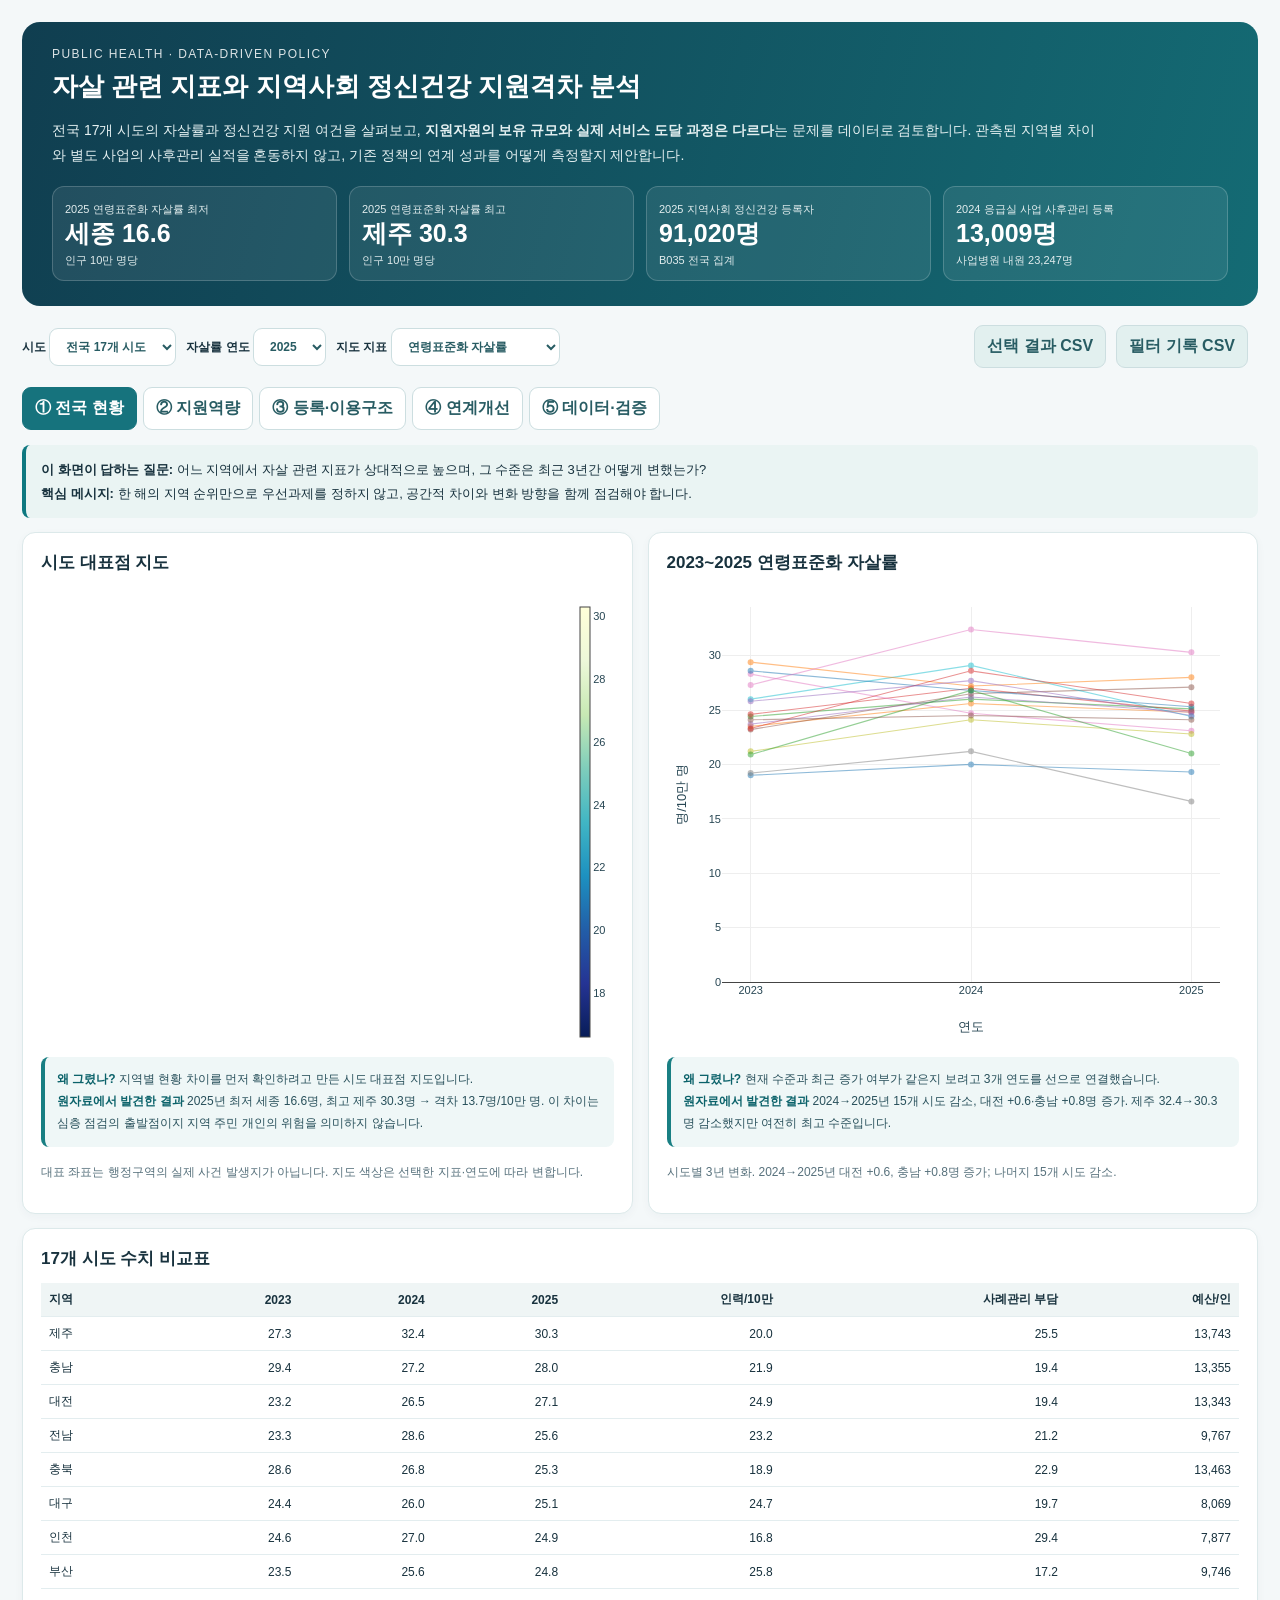
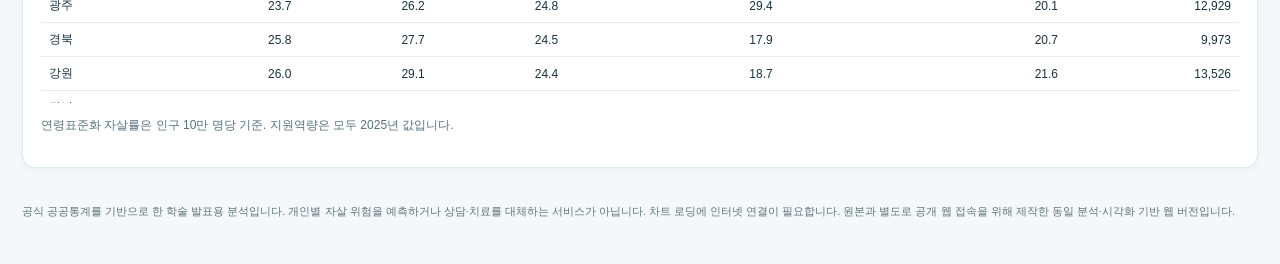
<file: mental-health-support/index.html>
<!doctype html><html lang="ko"><head><meta charset="utf-8"><meta name="viewport" content="width=device-width,initial-scale=1"><title>자살예방 공공지원 연계체계 분석 대시보드</title><script src="https://cdn.plot.ly/plotly-2.35.2.min.js"></script><style>
:root{--ink:#18323e;--soft:#57717c;--accent:#0e7880;--line:#dce9ea;--bg:#f4f8f9}*{box-sizing:border-box}body{margin:0;background:var(--bg);font-family:"Malgun Gothic",Pretendard,Arial,sans-serif;color:var(--ink)}.container{max-width:1350px;margin:auto;padding:22px}.hero{background:linear-gradient(105deg,#103e50,#146b74);color:#fff;border-radius:18px;padding:25px 30px}.hero h1{font-size:26px;margin:8px 0}.hero p{max-width:1050px;line-height:1.8;color:#e4f0f1;font-size:14px}.eyebrow{font-size:12px;letter-spacing:.12em;opacity:.85}.metrics{display:grid;grid-template-columns:repeat(4,1fr);gap:12px;margin-top:18px}.metrics div{border:1px solid #ffffff30;background:#ffffff14;border-radius:12px;padding:12px}.metrics b{display:block;font-size:25px}.metrics small{font-size:11px;color:#e2edee}.tools{display:flex;gap:10px;align-items:center;flex-wrap:wrap;margin:19px 0}.tools label{font-size:12px;font-weight:bold}button,select{font:inherit;border:1px solid #ccdee0;padding:10px 12px;border-radius:9px;background:white;color:#285c63;cursor:pointer}.tools button{background:#e2f0ef;font-weight:bold}.right{margin-left:auto}.tabs{display:flex;gap:6px;flex-wrap:wrap}.tab{font-weight:bold}.tab.active{background:#16737d;color:white;border-color:#16737d}.panel{display:none;margin-top:15px}.panel.active{display:block}.cols{display:grid;grid-template-columns:1fr 1fr;gap:15px}.card{background:white;padding:18px;border-radius:13px;border:1px solid var(--line);margin-bottom:14px;box-shadow:0 3px 10px #123e5009}.card h2{font-size:17px;margin:0 0 13px}.small{font-size:12px;line-height:1.8;color:var(--soft)}.purpose{border-left:4px solid var(--accent);background:#eaf4f3;padding:13px 15px;border-radius:8px;font-size:13px;line-height:1.8;margin-bottom:14px}.chart{height:390px}.wide{height:460px}.note{background:#f2f7f7;padding:12px;border-radius:8px;font-size:12px;line-height:1.8}.grid3{display:grid;grid-template-columns:repeat(3,1fr);gap:12px}.grid3>div{background:#f0f6f6;border-radius:9px;padding:14px;line-height:1.6}.grid3 strong{display:block;margin-bottom:8px}a{color:#006f8d}table{border-collapse:collapse;width:100%;font-size:12px}th,td{border-bottom:1px solid #e3edef;padding:8px;text-align:right}th:first-child,td:first-child{text-align:left}th{background:#eff5f5}#tableWrap{overflow:auto;max-height:420px}.muted{color:var(--soft)}.footer{font-size:11px;line-height:1.8;color:#60747c;padding:20px 0}#status{font-size:12px;color:#617780}@media(max-width:850px){.cols,.metrics,.grid3{grid-template-columns:1fr 1fr}.container{padding:10px}.hero h1{font-size:20px}}@media(max-width:600px){.cols,.metrics,.grid3{grid-template-columns:1fr}.right{margin-left:0}}
.insight{font-size:12px;line-height:1.82;color:#28505b;background:#eff7f7;border-left:4px solid #197f83;margin:10px 0 15px;padding:12px;border-radius:8px}.insight b{color:#0b626a}</style></head><body><div class="container"><header class="hero"><div class="eyebrow">PUBLIC HEALTH · DATA-DRIVEN POLICY</div><h1>자살 관련 지표와 지역사회 정신건강 지원격차 분석</h1><p>전국 17개 시도의 자살률과 정신건강 지원 여건을 살펴보고, <b>지원자원의 보유 규모와 실제 서비스 도달 과정은 다르다</b>는 문제를 데이터로 검토합니다. 관측된 지역별 차이와 별도 사업의 사후관리 실적을 혼동하지 않고, 기존 정책의 연계 성과를 어떻게 측정할지 제안합니다.</p><div class="metrics"><div><small>2025 연령표준화 자살률 최저</small><b>세종 16.6</b><small>인구 10만 명당</small></div><div><small>2025 연령표준화 자살률 최고</small><b>제주 30.3</b><small>인구 10만 명당</small></div><div><small>2025 지역사회 정신건강 등록자</small><b>91,020명</b><small>B035 전국 집계</small></div><div><small>2024 응급실 사업 사후관리 등록</small><b>13,009명</b><small>사업병원 내원 23,247명</small></div></div></header>
<div class="tools"><label>시도 <select id="region"><option value="전체">전국 17개 시도</option></select></label><label>자살률 연도 <select id="year"><option>2025</option><option>2024</option><option>2023</option></select></label><label>지도 지표 <select id="metric"><option value="rate">연령표준화 자살률</option><option value="staff">2025 전문인력/10만 명</option><option value="case">2025 사례관리 부담</option><option value="budget">2025 인구 1인당 예산</option></select></label><button id="download" class="right">선택 결과 CSV</button><button id="log">필터 기록 CSV</button><span id="status"></span></div>
<div class="tabs"><button class="tab active" data-page="overview">① 전국 현황</button><button class="tab" data-page="resources">② 지원역량</button><button class="tab" data-page="service">③ 등록·이용구조</button><button class="tab" data-page="policy">④ 연계개선</button><button class="tab" data-page="quality">⑤ 데이터·검증</button></div>
<section class="panel active" id="overview"><div class="purpose"><b>이 화면이 답하는 질문:</b> 어느 지역에서 자살 관련 지표가 상대적으로 높으며, 그 수준은 최근 3년간 어떻게 변했는가?<br><b>핵심 메시지:</b> 한 해의 지역 순위만으로 우선과제를 정하지 않고, 공간적 차이와 변화 방향을 함께 점검해야 합니다.</div><div class="cols"><div class="card"><h2>시도 대표점 지도</h2><div id="map" class="wide"></div><div class="insight"><b>왜 그렸나?</b> 지역별 현황 차이를 먼저 확인하려고 만든 시도 대표점 지도입니다.<br><b>원자료에서 발견한 결과</b> 2025년 최저 세종 16.6명, 최고 제주 30.3명 → 격차 13.7명/10만 명. 이 차이는 심층 점검의 출발점이지 지역 주민 개인의 위험을 의미하지 않습니다.</div><p class="small">대표 좌표는 행정구역의 실제 사건 발생지가 아닙니다. 지도 색상은 선택한 지표·연도에 따라 변합니다.</p></div><div class="card"><h2>2023~2025 연령표준화 자살률</h2><div id="trend" class="wide"></div><div class="insight"><b>왜 그렸나?</b> 현재 수준과 최근 증가 여부가 같은지 보려고 3개 연도를 선으로 연결했습니다.<br><b>원자료에서 발견한 결과</b> 2024→2025년 15개 시도 감소, 대전 +0.6·충남 +0.8명 증가. 제주 32.4→30.3명 감소했지만 여전히 최고 수준입니다.</div><p class="small">시도별 3년 변화. 2024→2025년 대전 +0.6, 충남 +0.8명 증가; 나머지 15개 시도 감소.</p></div></div><div class="card"><h2>17개 시도 수치 비교표</h2><div id="tableWrap"></div><p class="small">연령표준화 자살률은 인구 10만 명당 기준. 지원역량은 모두 2025년 값입니다.</p></div></section>
<section class="panel" id="resources"><div class="purpose"><b>이 화면이 답하는 질문:</b> 인력이나 예산이 많은 시도의 자살률은 반드시 낮은가? 지역별로 어떤 지원여건의 조합이 나타나는가?<br><b>핵심 메시지:</b> 지역마다 자살률·전문인력·사례관리 부담·예산의 조합이 다르고, 단순한 선형 인과관계를 주장할 수 없습니다.</div><div class="cols"><div class="card"><h2>전문인력과 연령표준화 자살률의 관계</h2><div id="scatter" class="chart"></div><div class="insight"><b>왜 그렸나?</b> 전문인력이 많으면 자살률이 낮은지 두 지역 단위 변수를 직접 비교했습니다.<br><b>원자료에서 발견한 결과</b> 전국 17개 시도 상관 r=+0.081. 단순한 반비례가 관찰되지 않았으며 인력의 인과효과를 판단하는 자료는 아닙니다.</div><p class="small">점 하나는 시도 하나. 2025년 17개 시도의 전문인력 대비 자살률 피어슨 상관계수 r≈+0.08. 인과적 정책 효과가 아닙니다.</p></div><div class="card"><h2>지역별 4개 지표 표준화 비교</h2><div id="heat" class="chart"></div><div class="insight"><b>왜 그렸나?</b> 자살률·전문인력·사례관리 부담·예산을 함께 비교하여 점검 후보를 찾았습니다.<br><b>원자료에서 발견한 결과</b> 전국 기준 자살률 23.2 초과·전문인력 21.6 미만·사례관리 부담 21.9 초과를 동시에 충족한 지역은 인천·충북·경남·제주 4개 시도입니다. 이는 위험등급이 아닌 점검 후보입니다.</div><p class="small">단위가 다른 변수를 열별 z-score로 비교했습니다. 좋은 지표와 부담 지표의 방향이 달라 동일한 색을 좋고 나쁨으로 일괄 해석할 수 없습니다.</p></div></div><div class="card note"><b>전국 분석의 명확한 결과: 17개 중 4개 시도는 자살률이 전국 기준보다 높고, 인력은 적으며, 사례관리 부담이 큽니다(인천·충북·경남·제주).</b><br><b>분석 예시: 인천</b> — 2025년 인구 10만 명당 전문인력 16.8명(전국 기준 21.6명), 사례관리자 1인당 등록자 29.4명(전국 21.9명). 이는 인력 배치와 업무부담을 추가 점검할 근거이지, 자살률의 원인이 입증되었다는 뜻은 아닙니다.</div></section>
<section class="panel" id="service"><div class="purpose"><b>이 화면이 답하는 질문:</b> 지역사회 서비스의 등록 규모와 이용기간 구조는 어떻게 다르며, 여기서 실제 연계 성과까지 알 수 있는가?<br><b>핵심 메시지:</b> 등록 규모를 볼 수는 있지만 치료 후 실제 서비스 연계 성공률이나 중도탈락률을 직접 측정할 수는 없습니다.</div><div class="cols"><div class="card"><h2>2025년 지역사회 정신건강 서비스 등록자의 이용기간 분포</h2><div id="duration" class="wide"></div><div class="insight"><b>왜 그렸나?</b> 등록자의 서비스 이용기간 분포가 지역마다 어떻게 다른지 상대 비율로 비교했습니다.<br><b>원자료에서 발견한 결과</b> 2025년 전국 91,020명 중 1년 미만 25,072명(27.5%), 5년 이상 28,469명(31.3%). 이 구성비는 서비스 중단율이나 유지율이 아닙니다.</div><p class="small">각 지역의 8개 이용기간 구성비 합계 = 100%. 현재 등록자 단면이며, '1년 미만'은 중도탈락을 뜻하지 않습니다.</p></div><div class="card"><h2>의료기관 치료 인원 대비 지역사회 정신건강 서비스 등록 규모</h2><div id="b032" class="wide"></div><div class="insight"><b>왜 그렸나?</b> 진단별 의료기관 치료 규모와 지역사회 사업 등록 규모가 어떻게 다른지 비교했습니다.<br><b>원자료에서 발견한 결과</b> 전국 조현병군 0.12·양극성 장애 0.05·중등도 이상 우울장애 0.02. 동일인 치료 후 연계율이 아닌 연간 치료자 대비 연말 등록자 상대 규모입니다.</div><p class="small">연간 치료 인원 대비 연말 지역사회 등록자 규모. 동일인의 치료 후 연계율이 아닙니다. '전국'을 선택하면 원자료의 전국 값을 사용합니다.</p></div></div></section>
<section class="panel" id="policy"><div class="purpose"><b>이 화면이 답하는 질문:</b> 기존 상담·의료·지역사회 기관이 존재하는데도 어느 단계의 성과를 별도로 확인해야 하는가?<br><b>핵심 메시지:</b> 정보 전달 → 지원 안내·동의 → 실제 서비스 시작 → 후속지원·종결의 과정을 분리해 측정하는 것이 핵심 개선안입니다.</div><div class="card"><h2>2024년 전국 응급실 기반 자살시도자 사후관리사업 실적</h2><div id="flow" class="chart"></div><div class="insight"><b>왜 그렸나?</b> 지원의 존재가 아니라 등록과 지역사회 연계의 보고 규모를 확인하기 위해 그렸습니다.<br><b>원자료에서 발견한 결과</b> 2024년 사업병원 내원 23,247명, 등록 13,009명(내원 대비 55.9%), 지역사회 연계 4,262명(등록 대비 32.8%). 미등록·미연계를 모두 실패로 단정하지 않으며 향후 실제 서비스 시작을 별도 측정해야 합니다.</div><p class="small">내원 23,247명, 서비스 등록 13,009명, 지역사회 연계 기록 4,262명. 기록 인원 간 차이를 모두 실패·탈락으로 간주하지 않습니다. 이 사업 실적은 특정 시도 필터의 통계가 아닙니다.</p></div><div class="card"><h2>기존 정책에 추가할 성과점검 지표</h2><div class="grid3"><div><strong>A. 정보 전달의 완결성</strong>법적 전달 대상·완료·지연·누락 사유를 구분하여 기록. 기관 간 책임 절차 점검.</div><div><strong>B. 동의 기반 복합지원</strong>정신건강뿐 아니라 필요할 경우 금융·채무·생계·고용 지원을 함께 안내하고 본인 의사를 기록.</div><div><strong>C. 실제 서비스 이용 확인</strong>기관 소개와 의뢰를 넘어 첫 접촉·서비스 시작·정상 종결·중단 사유를 분리해 측정.</div></div><p class="small">실제 서비스 시작률·중단 사유는 이번 공개 원자료만으로 계산할 수 없으며 향후 수집할 성과지표입니다. 당사자의 비동의는 그 자체로 지원 실패를 뜻하지 않습니다.</p></div></section>
<section class="panel" id="quality"><div class="purpose"><b>이 화면이 답하는 질문:</b> 분석에 사용한 숫자와 분모를 어떻게 검증했고, 어디까지 해석할 수 있는가?<br><b>핵심 메시지:</b> 다른 시점·대상 집단을 섞어 허위 연계율이나 정책 효과를 계산하지 않습니다.</div><div class="card"><h2>분석 품질과 해석상의 경계</h2><div class="grid3"><div><strong>지역 통계</strong>17개 시도 × 2023~2025년 자살률. 지원자원·B032·B035는 2025년 단면. 지역 중복·결측 점검.</div><div><strong>자료 집계 차이</strong>경찰청 추정 동기는 2025년 전국, 2024년 응급실 실적은 별도 사업 모집단이며 지역별로 억지 결합하지 않음.</div><div><strong>지표 해석의 제한</strong>B032는 개인 연계율이 아니며 B035 단기 이용기간은 중도탈락률이 아님. 지역 간 상관은 정책 인과효과가 아님.</div></div></div><div class="card"><h2>공식 출처</h2><p class="small"><a target="_blank" href="https://www.ncmh.go.kr/ncmh/board/boardView.do?bn=newsView&fno=106&menu_cd=04_03_00_01&no=10418&pageIndex=1">국립정신건강센터 2025년 국가 정신건강현황</a><br><a target="_blank" href="https://kosis.kr/statHtml/statHtml.do?orgId=117&tblId=DT_920023_B032">KOSIS 원표 B032</a> / <a target="_blank" href="https://kosis.kr/statHtml/statHtml.do?orgId=117&tblId=DT_920023_B035">KOSIS 원표 B035</a><br><a target="_blank" href="https://www.korea.kr/briefing/pressReleaseView.do?newsId=156777848">2026년 감사원 자살예방 분야 감사 결과</a><br><a target="_blank" href="https://www.opm.go.kr/opm/news/press-release.do?articleNo=163810&mode=view">제6차 자살예방기본계획</a></p></div></section><footer class="footer">공식 공공통계를 기반으로 한 학술 발표용 분석입니다. 개인별 자살 위험을 예측하거나 상담·치료를 대체하는 서비스가 아닙니다. 차트 로딩에 인터넷 연결이 필요합니다. 원본과 별도로 공개 웹 접속을 위해 제작한 동일 분석·시각화 기반 웹 버전입니다.</footer></div>
<script>
const names=['서울','부산','대구','인천','광주','대전','울산','세종','경기','강원','충북','충남','전북','전남','경북','경남','제주'];
const coords=[[126.978,37.566],[129.076,35.18],[128.6,35.87],[126.706,37.456],[126.853,35.16],[127.385,36.35],[129.312,35.539],[127.29,36.48],[127.029,37.263],[127.73,37.881],[127.489,36.642],[126.661,36.601],[127.148,35.824],[126.481,34.99],[128.729,36.568],[128.681,35.228],[126.531,33.499]];
// Region, 2023/2024/2025 age-standardized rate, staff/100k, caseload, budget/person, B035 registrants, B032 three relative sizes.
const a=[
[19,20,19.3,26.6,22.5,9025,11387,.09,.03,.01],[23.5,25.6,24.8,25.8,17.2,9746,5513,.09,.04,.01],[24.4,26,25.1,24.7,19.7,8069,3467,.06,.03,.01],[24.6,27,24.9,16.8,29.4,7877,6556,.11,.05,.03],[23.7,26.2,24.8,29.4,20.1,12929,2649,.10,.04,.01],[23.2,26.5,27.1,24.9,19.4,13343,2254,.10,.03,.01],[28.3,24.7,23.1,16.7,16.6,10068,1402,.08,.03,.01],[19.2,21.2,16.6,15.3,15.2,11893,305,.15,.03,.01],[21.2,24.1,22.8,18.3,23.3,7976,25259,.13,.06,.03],[26,29.1,24.4,18.7,21.6,13526,4936,.20,.09,.03],[28.6,26.8,25.3,18.9,22.9,13463,4750,.13,.09,.06],[29.4,27.2,28,21.9,19.4,13355,3452,.11,.06,.02],[20.9,26.8,21,28.1,17.9,17309,3300,.12,.06,.02],[23.3,28.6,25.6,23.2,21.2,9767,3815,.15,.08,.02],[25.8,27.7,24.5,17.9,20.7,9973,4647,.10,.05,.02],[24.1,24.5,24.1,18.6,23.3,7379,5542,.11,.06,.03],[27.3,32.4,30.3,20,25.5,13743,1786,.20,.08,.04]];
const bins=[[355,654,1029,1561,2990,1359,1584,1855],[123,236,493,649,1484,875,1069,584],[68,145,297,470,940,493,618,436],[222,333,608,843,2007,855,1009,679],[56,110,207,229,563,320,638,526],[57,152,219,227,626,312,319,342],[35,79,142,155,384,182,252,173],[9,21,26,43,91,39,41,35],[596,1047,2526,3162,7191,3871,4078,2788],[71,149,289,487,1183,660,987,1110],[75,191,296,563,1280,790,1124,431],[66,167,306,444,976,511,596,386],[63,182,244,369,846,523,548,525],[76,141,227,382,977,403,738,871],[50,193,469,524,1298,713,953,447],[100,267,466,657,1386,675,1119,872],[52,63,100,159,433,243,431,305]];
const R=names.map((n,i)=>({name:n,lon:coords[i][0],lat:coords[i][1],v:a[i],bins:bins[i]}));
const region=document.getElementById('region'),year=document.getElementById('year'),metric=document.getElementById('metric');
names.forEach(n=>region.add(new Option(n,n)));let history=[{region:'전체',year:'2025',metric:'rate'}],active='overview';
function idx(){return names.indexOf(region.value)}function chosen(){return region.value==='전체'?R:R.filter(r=>r.name===region.value)}function log(){history.push({region:region.value,year:year.value,metric:metric.value})}function chart(id,data,layout){Plotly.react(id,data,Object.assign({paper_bgcolor:'#fff',plot_bgcolor:'#fff',font:{family:'Malgun Gothic,Arial',color:'#274653',size:11},margin:{l:55,r:20,t:20,b:65}},layout),{displaylogo:false,responsive:true})}
function renderOverview(){let yi=+year.value-2023,mi=metric.value,arr=R.map(r=>mi==='rate'?r.v[yi]:r.v[{staff:3,case:4,budget:5}[mi]]),sel=region.value;chart('map',[{type:'scattergeo',lon:R.map(r=>r.lon),lat:R.map(r=>r.lat),text:R.map((r,i)=>r.name+'<br>'+arr[i].toLocaleString()),mode:'markers+text',textposition:'top center',textfont:{size:10},marker:{size:R.map(r=>r.name===sel?19:12),color:arr,colorscale:'YlGnBu',showscale:true,line:{width:1,color:'#fff'},colorbar:{thickness:10}},hovertemplate:'%{text}<extra></extra>'}],{geo:{projection:{type:'mercator'},lonaxis:{range:[124.3,131]},lataxis:{range:[32.8,38.9]},showland:true,landcolor:'#e4eeee',showocean:true,oceancolor:'#f8fbfc',showcoastlines:true,coastlinecolor:'#b2c7c9',showcountries:true,countrycolor:'#a4b9bb'},margin:{l:0,r:0,t:10,b:0}});
chart('trend',chosen().map(r=>({type:'scatter',mode:'lines+markers',name:r.name,x:['2023','2024','2025'],y:r.v.slice(0,3),line:{width:sel==='전체'?1.1:3},opacity:sel==='전체'?.5:1,hovertemplate:r.name+' %{x}: %{y:.1f}명<extra></extra>'})),{xaxis:{type:'category',title:'연도'},yaxis:{title:'명/10만 명',rangemode:'tozero'},showlegend:sel!=='전체'});
let rows=[...R].sort((a,b)=>b.v[2]-a.v[2]);document.getElementById('tableWrap').innerHTML='<table><thead><tr><th>지역</th><th>2023</th><th>2024</th><th>2025</th><th>인력/10만</th><th>사례관리 부담</th><th>예산/인</th></tr></thead><tbody>'+rows.map(r=>'<tr><td>'+r.name+'</td>'+r.v.slice(0,3).map(v=>'<td>'+v.toFixed(1)+'</td>').join('')+'<td>'+r.v[3].toFixed(1)+'</td><td>'+r.v[4].toFixed(1)+'</td><td>'+r.v[5].toLocaleString()+'</td></tr>').join('')+'</tbody></table>'}
function renderResources(){chart('scatter',[{type:'scatter',mode:'markers+text',x:R.map(r=>r.v[3]),y:R.map(r=>r.v[2]),text:names,textposition:'top center',textfont:{size:10},marker:{size:R.map(r=>r.name===region.value?19:12),color:R.map(r=>r.v[4]),colorscale:'Blues',showscale:true,colorbar:{title:'업무부담',thickness:10}},hovertemplate:'%{text}<br>인력 %{x:.1f}<br>자살률 %{y:.1f}<extra></extra>'}],{xaxis:{title:'전문인력/10만 명'},yaxis:{title:'연령표준화 자살률'},shapes:[{type:'line',x0:21.6,x1:21.6,y0:15,y1:33,line:{dash:'dot',color:'#9bb4b8'}},{type:'line',y0:23.2,y1:23.2,x0:14,x1:31,line:{dash:'dot',color:'#9bb4b8'}}]});
let cols=[2,3,4,5],means=cols.map(j=>R.reduce((s,r)=>s+r.v[j],0)/R.length),sds=cols.map((j,i)=>Math.sqrt(R.reduce((s,r)=>s+(r.v[j]-means[i])**2,0)/R.length));chart('heat',[{type:'heatmap',x:['자살률','전문인력','사례관리 부담','예산'],y:names,z:R.map(r=>cols.map((j,i)=>(r.v[j]-means[i])/sds[i])),colorscale:'RdBu',reversescale:true,zmid:0,colorbar:{title:'z-score',thickness:10},hovertemplate:'%{y} %{x}<br>표준점수 %{z:.2f}<extra></extra>'}],{yaxis:{autorange:'reversed'},xaxis:{tickangle:-20},margin:{l:45,r:10,t:15,b:75}})}
function renderService(){let rr=chosen(),labels=['1개월 미만','1~3개월','3~6개월','6개월~1년','1~3년','3~5년','5~10년','10년 이상'];chart('duration',labels.map((label,j)=>({type:'bar',orientation:'h',name:label,y:rr.map(r=>r.name),x:rr.map(r=>100*r.bins[j]/r.v[6]),hovertemplate:label+' %{x:.1f}%<extra></extra>'})),{barmode:'stack',xaxis:{title:'이용기간 구성비 %',range:[0,100]},yaxis:{autorange:'reversed'},legend:{orientation:'h',y:-.3,font:{size:10}},margin:{l:52,r:10,t:8,b:145}});
let vals=region.value==='전체'?[.12,.05,.02]:R[idx()].v.slice(7,10);chart('b032',[{type:'bar',x:['조현병군','양극성정동장애','중등도 이상 우울장애'],y:vals,text:vals.map(x=>x.toFixed(2)),textposition:'outside',marker:{color:['#197a82','#69a9b0','#dbad87']}}],{title:{text:region.value==='전체'?'전국 집계':'선택 지역: '+region.value,font:{size:12}},yaxis:{title:'치료자 1명 대비 등록자 규모',rangemode:'tozero'},margin:{l:65,r:12,t:52,b:115}})}
function renderPolicy(){chart('flow',[{type:'bar',orientation:'h',y:['사업병원 내원','사후관리 서비스 등록','지역사회 연계 기록'],x:[23247,13009,4262],text:['23,247','13,009','4,262'],textposition:'outside',marker:{color:['#135c68','#408b95','#b2d2d2']}}],{xaxis:{title:'2024년 전국 사업 집계 인원'},yaxis:{autorange:'reversed'},margin:{l:150,r:45,t:20,b:55}})}
function update(){if(typeof Plotly==='undefined'){document.getElementById('status').textContent='차트를 불러오려면 인터넷 연결이 필요합니다.';return}if(active==='overview')renderOverview();if(active==='resources')renderResources();if(active==='service')renderService();if(active==='policy')renderPolicy()}
function change(){log();update()}[region,year,metric].forEach(el=>el.addEventListener('change',change));document.querySelectorAll('.tab').forEach(b=>b.addEventListener('click',()=>{active=b.dataset.page;document.querySelectorAll('.tab').forEach(x=>x.classList.toggle('active',x===b));document.querySelectorAll('.panel').forEach(x=>x.classList.toggle('active',x.id===active));setTimeout(update,20)}));
function csv(name,headers,rows){let s='\ufeff'+[headers,...rows].map(row=>row.map(v=>'"'+String(v).replace(/"/g,'""')+'"').join(',')).join('\r\n');let u=URL.createObjectURL(new Blob([s],{type:'text/csv;charset=utf-8'})),a=document.createElement('a');a.href=u;a.download=name;a.click();setTimeout(()=>URL.revokeObjectURL(u),2000)}
document.getElementById('download').onclick=()=>csv('selected_mental_health_regions.csv',['시도','2023 연령표준화 자살률','2024 연령표준화 자살률','2025 연령표준화 자살률','2025 전문인력/10만','2025 사례관리부담','2025 예산/인','2025 B035 등록자수'],chosen().map(r=>[r.name,...r.v.slice(0,7)]));
document.getElementById('log').onclick=()=>csv('mental_health_filter_log.csv',['순서','시도','자살률 선택연도','지도 지표','지원역량 기준연도'],history.map((x,i)=>[i+1,x.region,x.year,x.metric,'2025']));
update();
</script></body></html>
</file>
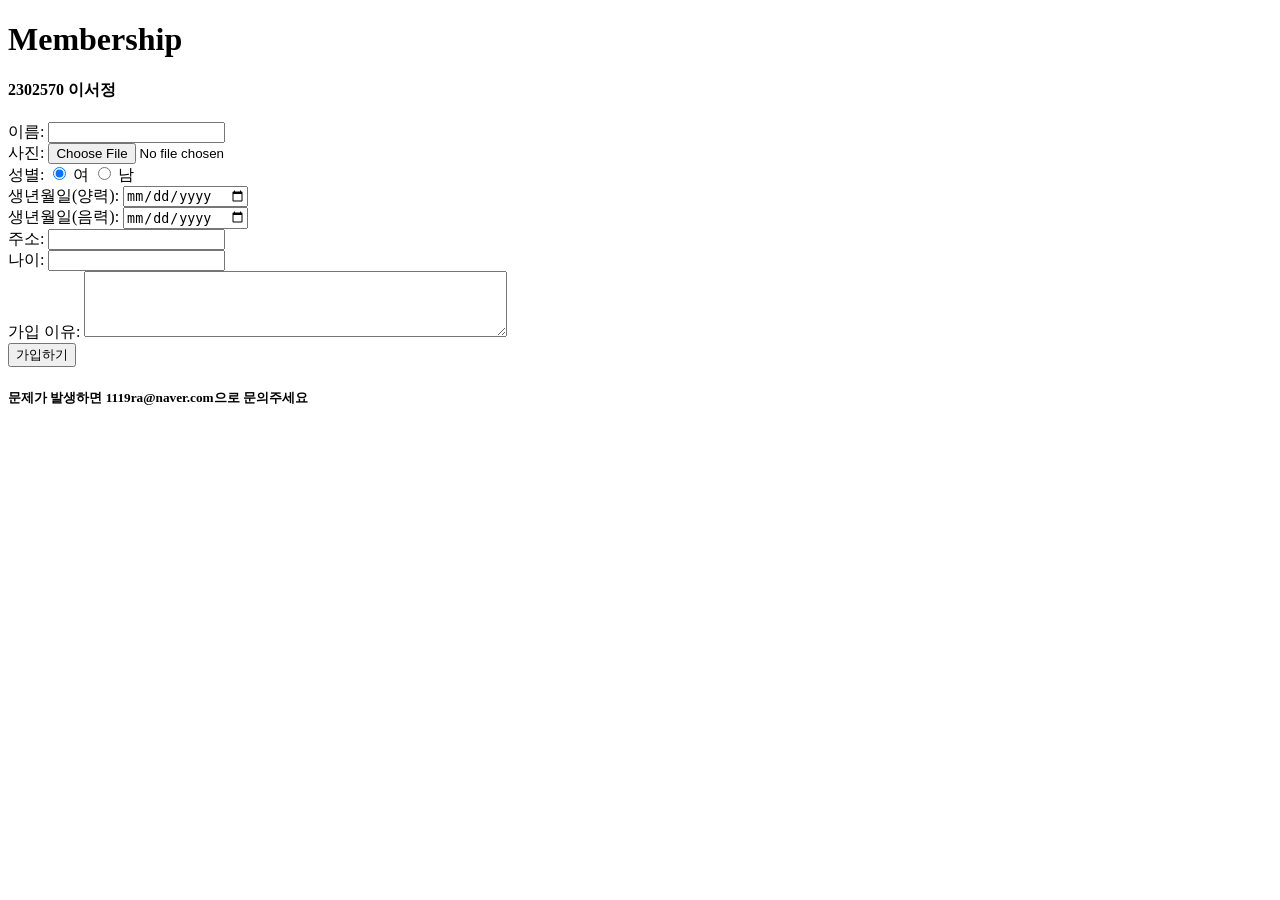
<file: 멤버쉽.html>
<!DOCTYPE html>
<html lang="ko">
<head>
  <meta charset="UTF-8">
  <meta name="viewport" content="width=device-width, initial-scale=1.0">
  <title>Membership 페이지</title>
</head>
<body>
  <h1>Membership</h1>
  <h4>2302570 이서정</h4>
  <form>
    <div>
      <label for="name">이름:</label>
      <input type="text" id="name" name="name" required>
      <style>
        #box {
            display: inline-block;
        }
      </style>
    </div>

    <div>
      <label for="photo">사진:</label>
      <input type="file" id="photo" name="photo">
    </div>

    <div>
      <label>성별:</label>
      <input type="radio" id="female" name="gender" value="여" checked>
      <label for="female">여</label>
      <input type="radio" id="male" name="gender" value="남">
      <label for="male">남</label>
    </div>

    <div>
      <label for="dobGregorian">생년월일(양력):</label>
      <input type="date" id="dobGregorian" name="dobGregorian">
    </div>

    <div>
      <label for="dobLunar">생년월일(음력):</label>
      <input type="date" id="dobLunar" name="dobLunar">
    </div>

    <div>
      <label for="address">주소:</label>
      <input type="text" id="address" name="address">
    </div>

    <div>
      <label for="age">나이:</label>
      <input type="number" id="age" name="age">
    </div>

    <div>
      <label for="reason">가입 이유:</label>
      <textarea id="reason" name="reason" rows="4" cols="50"></textarea>
    </div>

    <div>
      <input type="submit" value="가입하기">
    </div>
  </form>
  <style>
    h5:hover { color:red;}
  </style>
  <h5>문제가 발생하면 1119ra@naver.com으로 문의주세요</h5>

</body>
</html>
</file>
<file: v2.css>
.author-credit-top{font-size:11px;font-weight:800;color:#42677b;padding:7px 10px;border:1px solid #dce7ef;border-radius:8px;background:#f6fafc}.author-credit-rail{font-size:11px;font-weight:750;color:#dbf9f2;margin-top:14px;padding:10px;border:1px solid #405b71;border-radius:8px}.impact-observatory{background:#fff;border:1px solid #e4edf3;border-radius:17px;margin-top:19px;padding:25px}.impact-head{display:flex;justify-content:space-between;gap:15px}.impact-head h3{font-size:23px;margin:6px 0}.impact-head p{color:#7d90a4;font-size:12px}.impact-badge{font-size:10px;background:#e6f8f3;color:#118b78;padding:8px 12px;border-radius:30px;height:fit-content}.impact-layout{display:grid;grid-template-columns:1.35fr 1fr;gap:20px;margin-top:20px}.impact-grid-wrap{background:#f7f9fc;border:1px solid #e4edf3;border-radius:12px;padding:15px}.impact-grid-labels,.impact-row{display:grid;grid-template-columns:85px repeat(3,minmax(0,1fr));gap:7px;margin-top:8px}.impact-grid-labels{color:#8494a6;text-align:center;font-size:11px}.impact-row-title{align-self:center;font-weight:700}.impact-tile{background:var(--cell-color);border:1px solid #dde5ec;padding:13px 9px;border-radius:10px;text-align:left;min-width:0;transition:.2s}.impact-tile:hover,.impact-tile[aria-pressed=true]{border-color:#13b2a1;box-shadow:0 0 0 2px #22b8a838;transform:translateY(-2px)}.impact-tile small,.impact-tile strong,.impact-tile span{display:block}.impact-tile small{font-size:10px;color:#8193a4}.impact-tile strong{font-size:22px;color:#223b55}.impact-tile span{font-size:10px;color:#9a5f6c}.impact-inspector{background:linear-gradient(130deg,#173b50,#10263d);color:#fff;padding:24px;border-radius:14px;display:flex;flex-direction:column}.impact-inspector h4{font-size:21px}.impact-number{font-size:39px;font-weight:850}.impact-number span{font-size:12px;margin-left:8px;color:#bdd4df}.impact-delta{color:#ffd1c6;font-weight:700}.impact-barline{display:flex;justify-content:space-between;font-size:11px;margin-bottom:4px}.impact-track{height:9px;background:#ffffff33;border-radius:9px;overflow:hidden}.impact-fill{height:100%;background:#739af3;border-radius:9px}.impact-fill.selected{background:#39dcbc}.impact-bars{display:grid;gap:12px;margin:18px 0}.impact-insight{font-size:12px;line-height:1.8;color:#c3dbe6;flex:1}.impact-cta{background:#ddf8ed;color:#136c5c;border:0;border-radius:9px;padding:10px;font-weight:800}.impact-legend{font-size:10px;color:#8696a6;margin-top:12px}.impact-legend i{display:inline-block;background:linear-gradient(90deg,#e7f8f2,#ffe3d8,#ed8583);height:8px;width:90px;border-radius:8px}.threshold-canvas svg{width:100%;height:auto;max-height:300px}.threshold-legend{display:flex;gap:14px;font-size:11px;color:#71859c}.threshold-legend span{display:flex;align-items:center;gap:5px}.threshold-legend i{width:9px;height:9px;border-radius:50%}.threshold-tradeoff{display:grid;grid-template-columns:repeat(3,1fr);gap:7px;margin:15px 0}.bar-stat{padding:10px;background:#f7f9fb;border-radius:8px}.bar-stat-label{font-size:10px;color:#8595a9}.bar-stat-value{display:block;font-size:17px}.bar-stat-track{height:6px;border-radius:8px;background:#e2e9ee;overflow:hidden}.bar-stat-fill{height:100%;border-radius:8px}.threshold-note{font-size:11px;padding:11px;background:#eaf8f5;border-left:3px solid #14b5a0;color:#477387;border-radius:7px}.threshold-mini-matrix{margin-top:16px;border-top:1px solid #e6edf4;padding-top:12px}.threshold-count-grid{display:grid;grid-template-columns:repeat(4,1fr);gap:6px;margin-top:10px}.threshold-count-cell{text-align:center;padding:10px 4px;background:#eaf7f3;border-radius:8px}.threshold-count-cell.bad{background:#fff0ef}.threshold-count-cell small{display:block;font-size:10px}.threshold-count-cell b{display:block;font-size:15px}.threshold-hit{cursor:pointer}@media(max-width:1120px){.impact-layout{grid-template-columns:1fr}}@media(max-width:660px){.impact-observatory{padding:14px}.impact-row,.impact-grid-labels{grid-template-columns:65px repeat(3,minmax(0,1fr));gap:5px}.impact-tile{padding:9px 5px}.impact-tile strong{font-size:16px}.impact-badge{display:none}.threshold-count-grid{grid-template-columns:repeat(2,1fr)}}
</file>
